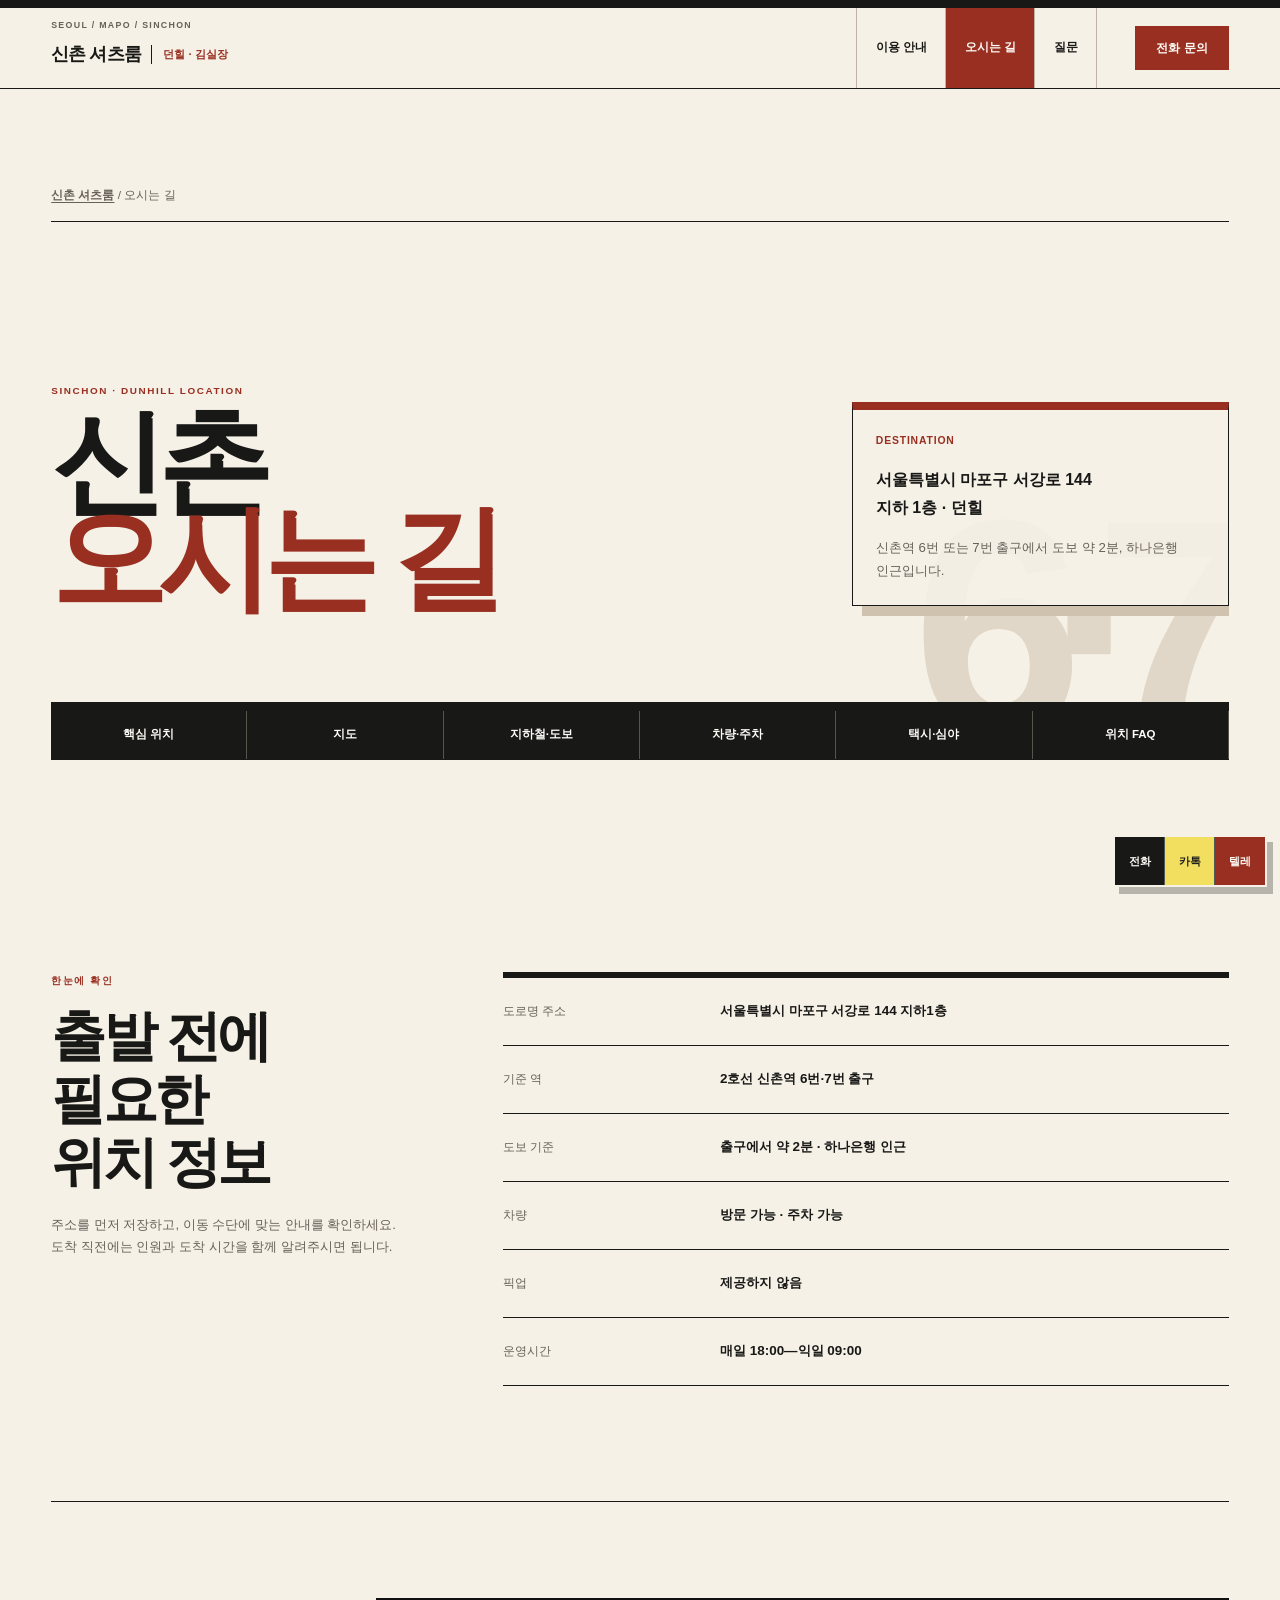
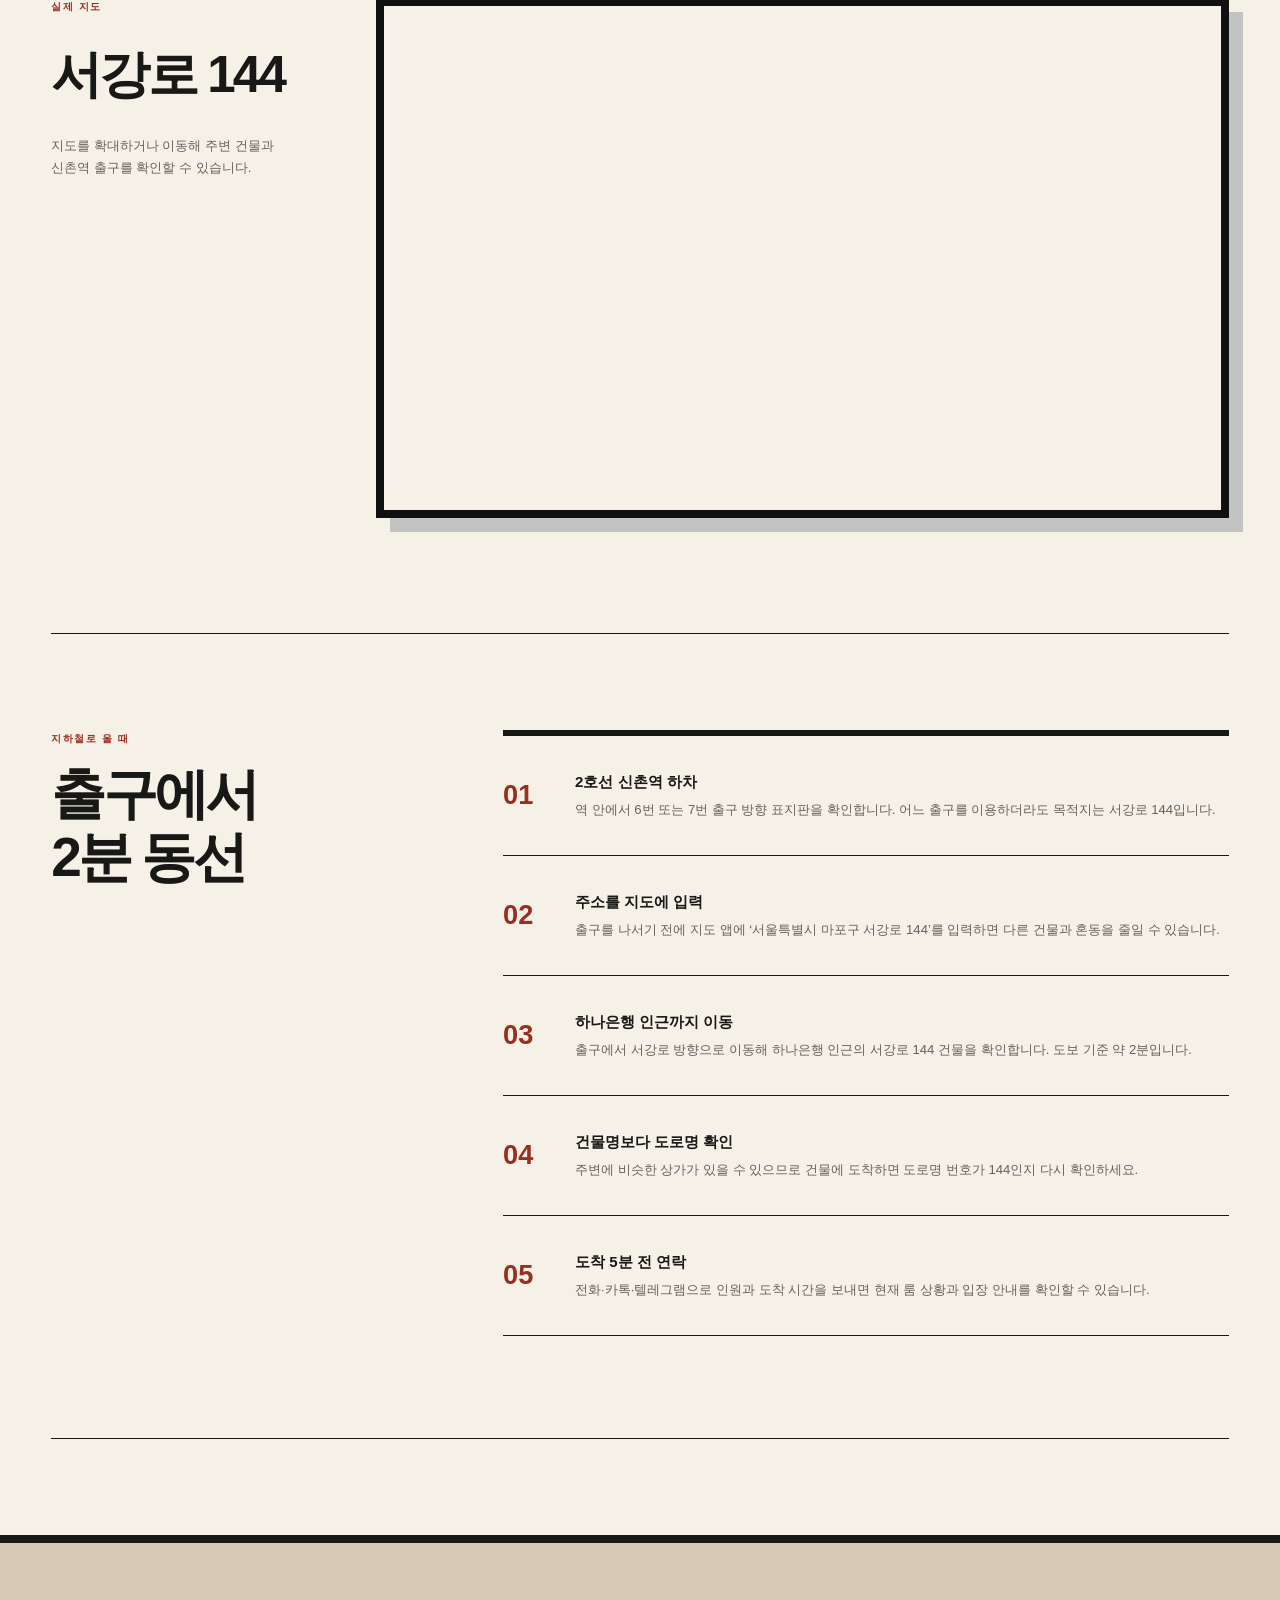
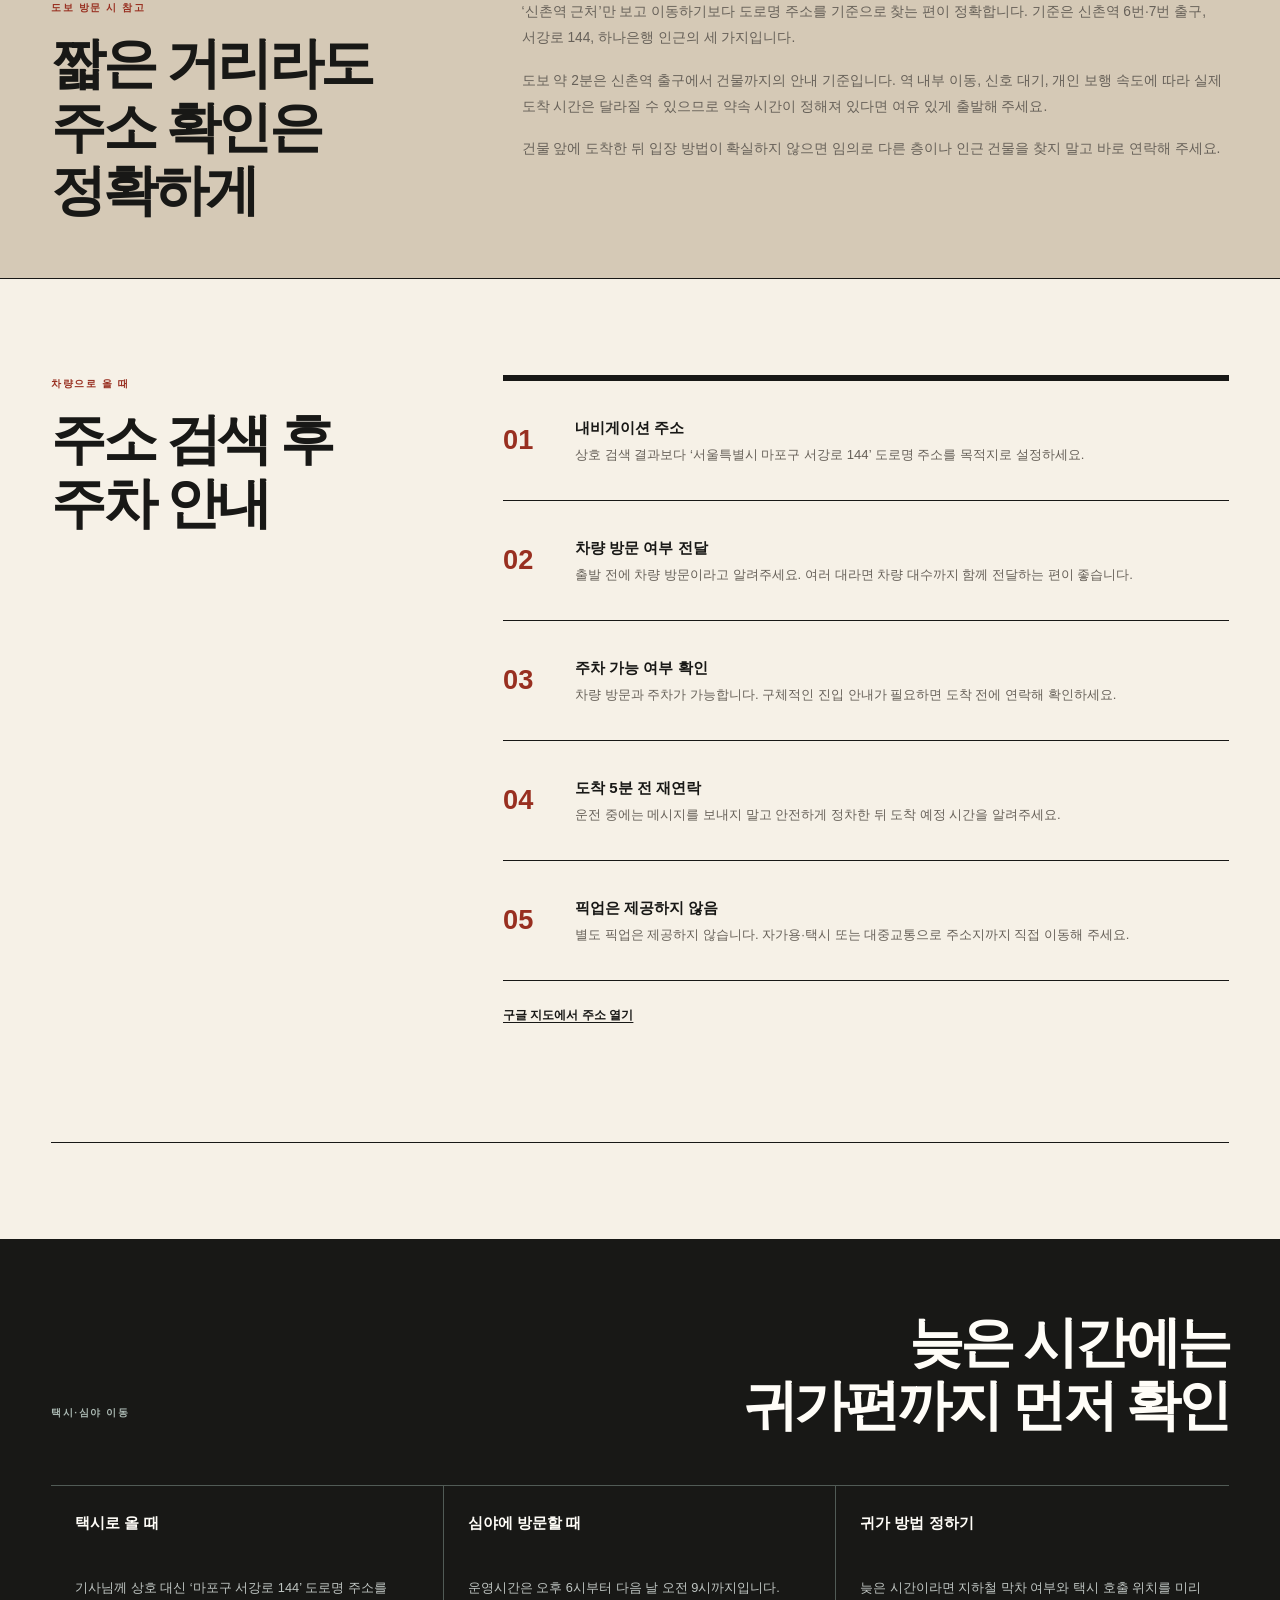
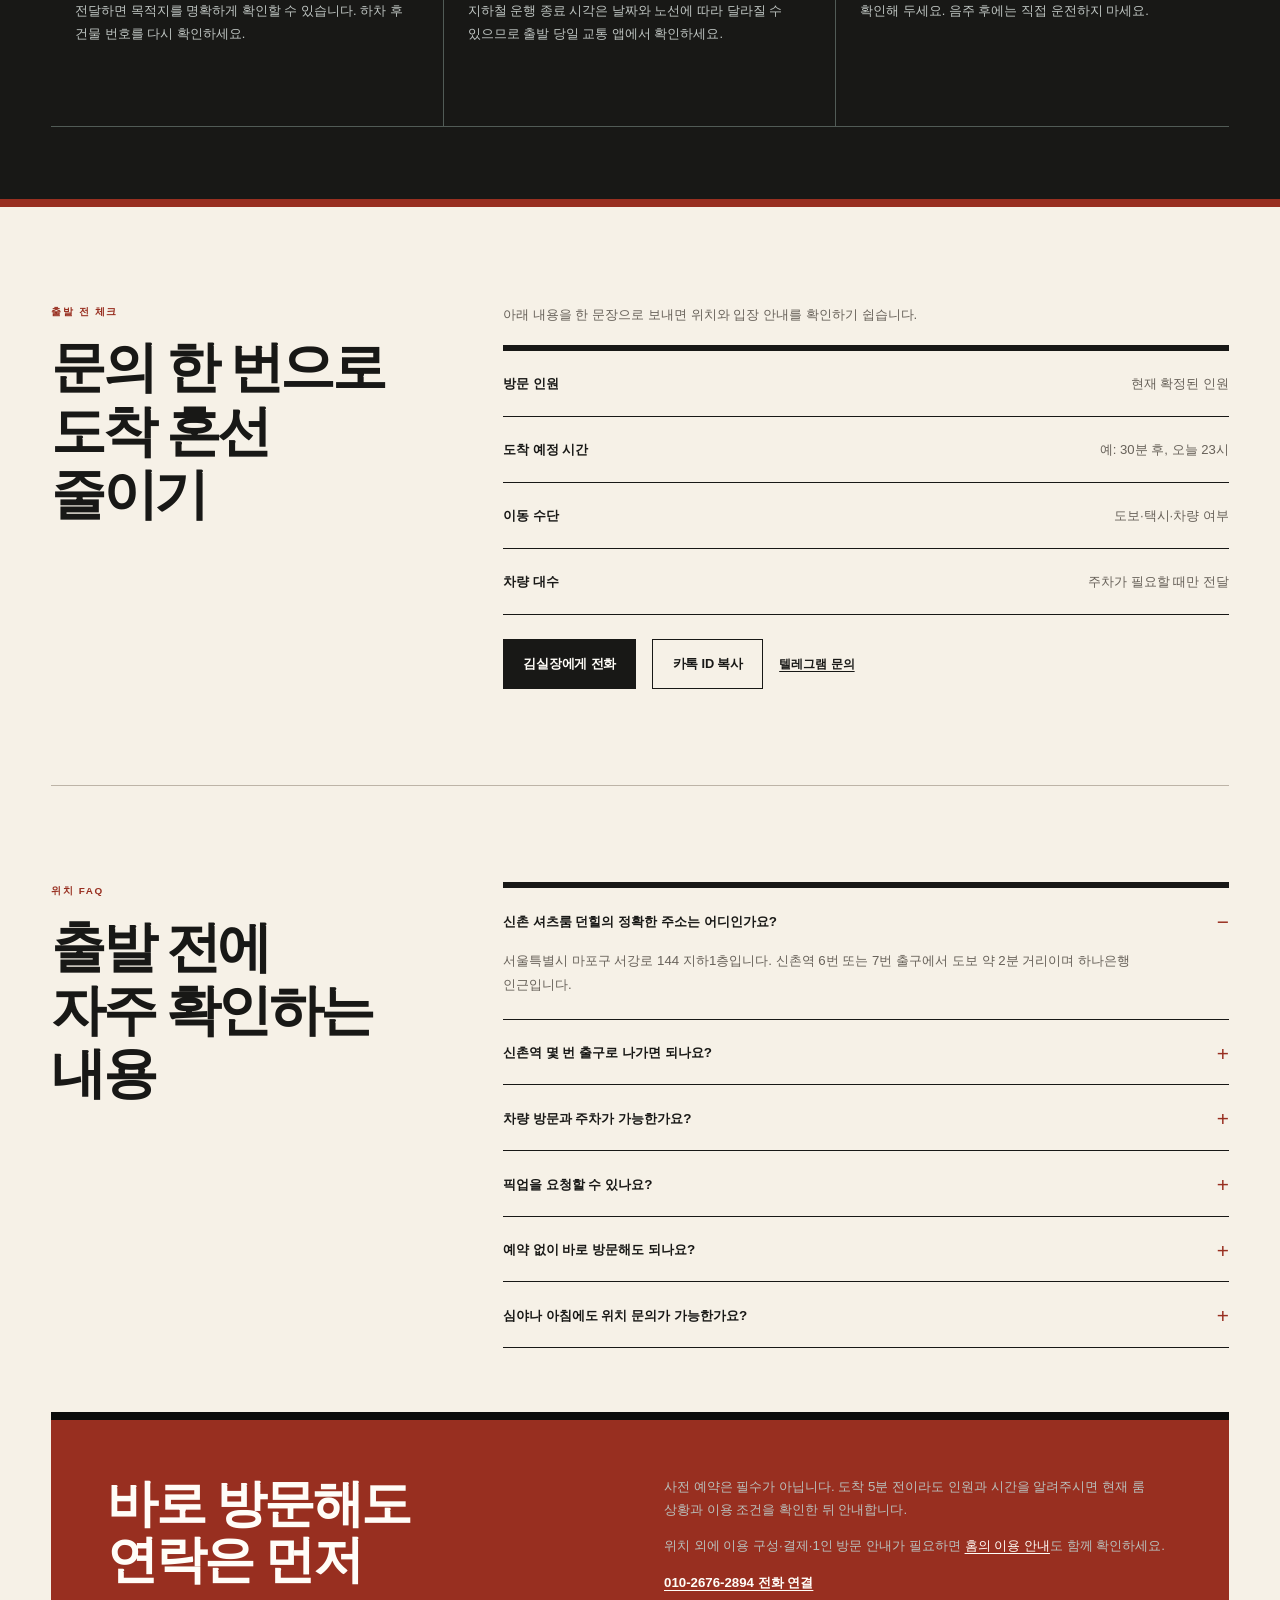
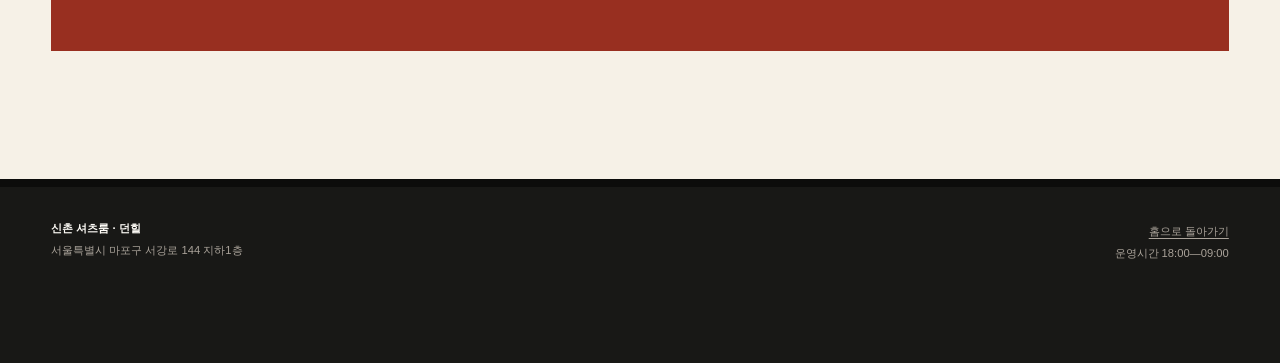
<file: location/index.html>
<!DOCTYPE html>
<html lang="ko">
<head>
  <meta charset="utf-8">
  <meta name="viewport" content="width=device-width, initial-scale=1">
  <title>신촌 셔츠룸 위치 | 신촌역 6·7번 출구 도보 2분</title>
  <meta name="description" content="신촌 셔츠룸 던힐 위치 안내. 서울 마포구 서강로 144 지하1층까지 신촌역 6·7번 출구 도보 동선, 차량·주차, 픽업 여부와 도착 전 연락 방법을 확인하세요.">
  <meta name="robots" content="index,follow,max-image-preview:large">
  <link rel="canonical" href="https://shirt-room.github.io/sinchonshirtroom/location/">
  <meta name="theme-color" content="#f4f3ef">

  <meta property="og:type" content="website">
  <meta property="og:locale" content="ko_KR">
  <meta property="og:site_name" content="신촌 셔츠룸 · 던힐">
  <meta property="og:title" content="신촌 셔츠룸 위치 | 신촌역 도보 2분">
  <meta property="og:description" content="신촌역 6·7번 출구에서 서강로 144 지하1층까지 오는 길을 확인하세요.">
  <meta property="og:url" content="https://shirt-room.github.io/sinchonshirtroom/location/">
  <meta property="og:image" content="https://shirt-room.github.io/sinchonshirtroom/assets/img/og-card.svg">
  <meta property="og:image:alt" content="신촌 셔츠룸 던힐 위치 안내">
  <meta name="twitter:card" content="summary_large_image">

  <link rel="icon" href="../favicon.svg" type="image/svg+xml">
  <link rel="stylesheet" href="../assets/css/site.css">
  <link rel="stylesheet" href="../assets/css/editorial.css">
  <script type="application/ld+json">
  {
    "@context": "https://schema.org",
    "@graph": [
      {
        "@type": "WebPage",
        "@id": "https://shirt-room.github.io/sinchonshirtroom/location/#webpage",
        "url": "https://shirt-room.github.io/sinchonshirtroom/location/",
        "name": "신촌 셔츠룸 위치",
        "description": "신촌역 6·7번 출구에서 던힐까지 오는 길, 차량·주차, 픽업 여부와 도착 전 연락 안내",
        "inLanguage": "ko-KR",
        "isPartOf": {
          "@id": "https://shirt-room.github.io/sinchonshirtroom/#website"
        },
        "about": {
          "@id": "https://shirt-room.github.io/sinchonshirtroom/#business"
        }
      },
      {
        "@type": "BreadcrumbList",
        "itemListElement": [
          {
            "@type": "ListItem",
            "position": 1,
            "name": "신촌 셔츠룸",
            "item": "https://shirt-room.github.io/sinchonshirtroom/"
          },
          {
            "@type": "ListItem",
            "position": 2,
            "name": "오시는 길",
            "item": "https://shirt-room.github.io/sinchonshirtroom/location/"
          }
        ]
      },
      {
        "@type": "FAQPage",
        "mainEntity": [
          {
            "@type": "Question",
            "name": "신촌 셔츠룸 던힐의 정확한 주소는 어디인가요?",
            "acceptedAnswer": {
              "@type": "Answer",
              "text": "서울특별시 마포구 서강로 144 지하1층입니다. 신촌역 6번 또는 7번 출구에서 도보 약 2분 거리이며 하나은행 인근입니다."
            }
          },
          {
            "@type": "Question",
            "name": "신촌역 몇 번 출구로 나가면 되나요?",
            "acceptedAnswer": {
              "@type": "Answer",
              "text": "신촌역 6번 또는 7번 출구를 이용하면 됩니다. 출구에서 서강로 144를 목적지로 확인하고 이동해 주세요."
            }
          },
          {
            "@type": "Question",
            "name": "차량 방문과 주차가 가능한가요?",
            "acceptedAnswer": {
              "@type": "Answer",
              "text": "차량 방문과 주차가 가능합니다. 출발 전에 차량 방문 여부와 차량 대수를 알려주시면 도착 안내를 확인하기 편합니다."
            }
          },
          {
            "@type": "Question",
            "name": "픽업을 요청할 수 있나요?",
            "acceptedAnswer": {
              "@type": "Answer",
              "text": "픽업은 제공하지 않습니다. 지하철·도보·택시 또는 자가용으로 서강로 144까지 이동해 주세요."
            }
          },
          {
            "@type": "Question",
            "name": "예약 없이 바로 방문해도 되나요?",
            "acceptedAnswer": {
              "@type": "Answer",
              "text": "사전 예약은 필수가 아니지만 출발 전이나 도착 5분 전에 인원과 도착 시간을 알려주시면 현재 상황과 입장 안내를 확인할 수 있습니다."
            }
          },
          {
            "@type": "Question",
            "name": "심야나 아침에도 위치 문의가 가능한가요?",
            "acceptedAnswer": {
              "@type": "Answer",
              "text": "운영시간은 매일 오후 6시부터 다음 날 오전 9시까지입니다. 늦은 시간에는 출발 전에 이용 가능 여부와 입장 안내를 먼저 확인해 주세요."
            }
          }
        ]
      }
    ]
  }
  </script>
</head>
<body>
  <a class="skip-link" href="#main">본문 바로가기</a>
  <header class="site-header">
    <a class="wordmark" href="../" aria-label="신촌 셔츠룸 홈">
      <strong>신촌 셔츠룸</strong>
      <span>던힐 · 김실장</span>
    </a>
    <nav class="top-nav" aria-label="주요 메뉴">
      <a href="../#information">이용 안내</a>
      <a href="./" aria-current="page">오시는 길</a>
      <a href="../#faq">질문</a>
    </nav>
    <a class="header-call" href="tel:01026762894">전화&nbsp;문의</a>
  </header>

  <main id="main" class="subpage-main">
    <nav class="breadcrumb" aria-label="현재 위치">
      <a href="../">신촌 셔츠룸</a> <span aria-hidden="true">/</span> 오시는 길
    </nav>

    <section class="subpage-hero" aria-labelledby="location-title">
      <div>
        <p class="frequency">SINCHON · DUNHILL LOCATION</p>
        <h1 id="location-title">신촌<br><em>오시는 길</em></h1>
      </div>
      <div class="subpage-hero-copy">
        <p>DESTINATION</p>
        <address>서울특별시 마포구 서강로 144<br>지하 1층 · 던힐</address>
        <p>신촌역 6번 또는 7번 출구에서 도보 약 2분, 하나은행 인근입니다.</p>
      </div>
    </section>

    <nav class="location-index" aria-label="오시는 길 목차">
      <a href="#quick-facts">핵심 위치</a>
      <a href="#map">지도</a>
      <a href="#subway">지하철·도보</a>
      <a href="#car">차량·주차</a>
      <a href="#late-night">택시·심야</a>
      <a href="#location-faq">위치 FAQ</a>
    </nav>

    <section class="location-facts" id="quick-facts" aria-labelledby="facts-title">
      <div>
        <p class="eyebrow">한눈에 확인</p>
        <h2 id="facts-title">출발 전에 필요한<br>위치 정보</h2>
        <p class="facts-intro">주소를 먼저 저장하고, 이동 수단에 맞는 안내를 확인하세요. 도착 직전에는 인원과 도착 시간을 함께 알려주시면 됩니다.</p>
      </div>
      <dl>
        <div><dt>도로명 주소</dt><dd>서울특별시 마포구 서강로 144 지하1층</dd></div>
        <div><dt>기준 역</dt><dd>2호선 신촌역 6번·7번 출구</dd></div>
        <div><dt>도보 기준</dt><dd>출구에서 약 2분 · 하나은행 인근</dd></div>
        <div><dt>차량</dt><dd>방문 가능 · 주차 가능</dd></div>
        <div><dt>픽업</dt><dd>제공하지 않음</dd></div>
        <div><dt>운영시간</dt><dd>매일 18:00—익일 09:00</dd></div>
      </dl>
    </section>

    <section class="real-map" id="map" aria-labelledby="map-title">
      <div class="real-map-heading">
        <p class="eyebrow">실제 지도</p>
        <h2 id="map-title">서강로 144</h2>
        <p>지도를 확대하거나 이동해 주변 건물과 신촌역 출구를 확인할 수 있습니다.</p>
      </div>
      <iframe
        src="https://www.google.com/maps?q=%EC%84%9C%EC%9A%B8%ED%8A%B9%EB%B3%84%EC%8B%9C+%EB%A7%88%ED%8F%AC%EA%B5%AC+%EC%84%9C%EA%B0%95%EB%A1%9C+144&amp;output=embed&amp;hl=ko&amp;z=17"
        title="신촌 셔츠룸 던힐 위치 지도"
        loading="lazy"
        referrerpolicy="no-referrer-when-downgrade"
        allowfullscreen>
      </iframe>
    </section>

    <section class="direction-list" id="subway" aria-labelledby="walk-title">
      <div>
        <p class="eyebrow">지하철로 올 때</p>
        <h2 id="walk-title">출구에서<br>2분 동선</h2>
      </div>
      <ol class="direction-steps">
        <li>
          <div>
            <h3>2호선 신촌역 하차</h3>
            <p>역 안에서 6번 또는 7번 출구 방향 표지판을 확인합니다. 어느 출구를 이용하더라도 목적지는 서강로 144입니다.</p>
          </div>
        </li>
        <li>
          <div>
            <h3>주소를 지도에 입력</h3>
            <p>출구를 나서기 전에 지도 앱에 ‘서울특별시 마포구 서강로 144’를 입력하면 다른 건물과 혼동을 줄일 수 있습니다.</p>
          </div>
        </li>
        <li>
          <div>
            <h3>하나은행 인근까지 이동</h3>
            <p>출구에서 서강로 방향으로 이동해 하나은행 인근의 서강로 144 건물을 확인합니다. 도보 기준 약 2분입니다.</p>
          </div>
        </li>
        <li>
          <div>
            <h3>건물명보다 도로명 확인</h3>
            <p>주변에 비슷한 상가가 있을 수 있으므로 건물에 도착하면 도로명 번호가 144인지 다시 확인하세요.</p>
          </div>
        </li>
        <li>
          <div>
            <h3>도착 5분 전 연락</h3>
            <p>전화·카톡·텔레그램으로 인원과 도착 시간을 보내면 현재 룸 상황과 입장 안내를 확인할 수 있습니다.</p>
          </div>
        </li>
      </ol>
    </section>

    <section class="arrival-detail" aria-labelledby="arrival-title">
      <div>
        <p class="eyebrow">도보 방문 시 참고</p>
        <h2 id="arrival-title">짧은 거리라도<br>주소 확인은 정확하게</h2>
      </div>
      <div class="prose">
        <p>‘신촌역 근처’만 보고 이동하기보다 도로명 주소를 기준으로 찾는 편이 정확합니다. 기준은 신촌역 6번·7번 출구, 서강로 144, 하나은행 인근의 세 가지입니다.</p>
        <p>도보 약 2분은 신촌역 출구에서 건물까지의 안내 기준입니다. 역 내부 이동, 신호 대기, 개인 보행 속도에 따라 실제 도착 시간은 달라질 수 있으므로 약속 시간이 정해져 있다면 여유 있게 출발해 주세요.</p>
        <p>건물 앞에 도착한 뒤 입장 방법이 확실하지 않으면 임의로 다른 층이나 인근 건물을 찾지 말고 바로 연락해 주세요.</p>
      </div>
    </section>

    <section class="direction-list" id="car" aria-labelledby="car-title">
      <div>
        <p class="eyebrow">차량으로 올 때</p>
        <h2 id="car-title">주소 검색 후<br>주차 안내</h2>
      </div>
      <div>
        <ol class="direction-steps">
          <li>
            <div>
              <h3>내비게이션 주소</h3>
              <p>상호 검색 결과보다 ‘서울특별시 마포구 서강로 144’ 도로명 주소를 목적지로 설정하세요.</p>
            </div>
          </li>
          <li>
            <div>
              <h3>차량 방문 여부 전달</h3>
              <p>출발 전에 차량 방문이라고 알려주세요. 여러 대라면 차량 대수까지 함께 전달하는 편이 좋습니다.</p>
            </div>
          </li>
          <li>
            <div>
              <h3>주차 가능 여부 확인</h3>
              <p>차량 방문과 주차가 가능합니다. 구체적인 진입 안내가 필요하면 도착 전에 연락해 확인하세요.</p>
            </div>
          </li>
          <li>
            <div>
              <h3>도착 5분 전 재연락</h3>
              <p>운전 중에는 메시지를 보내지 말고 안전하게 정차한 뒤 도착 예정 시간을 알려주세요.</p>
            </div>
          </li>
          <li>
            <div>
              <h3>픽업은 제공하지 않음</h3>
              <p>별도 픽업은 제공하지 않습니다. 자가용·택시 또는 대중교통으로 주소지까지 직접 이동해 주세요.</p>
            </div>
          </li>
        </ol>
        <p class="route-actions">
          <a href="https://www.google.com/maps/search/?api=1&amp;query=%EC%84%9C%EC%9A%B8%ED%8A%B9%EB%B3%84%EC%8B%9C+%EB%A7%88%ED%8F%AC%EA%B5%AC+%EC%84%9C%EA%B0%95%EB%A1%9C+144" target="_blank" rel="noopener noreferrer">구글 지도에서 주소 열기</a>
        </p>
      </div>
    </section>

    <section class="transport-note" id="late-night" aria-labelledby="transport-title">
      <div class="transport-heading">
        <p class="eyebrow">택시·심야 이동</p>
        <h2 id="transport-title">늦은 시간에는<br>귀가편까지 먼저 확인</h2>
      </div>
      <div class="transport-columns">
        <article>
          <h3>택시로 올 때</h3>
          <p>기사님께 상호 대신 ‘마포구 서강로 144’ 도로명 주소를 전달하면 목적지를 명확하게 확인할 수 있습니다. 하차 후 건물 번호를 다시 확인하세요.</p>
        </article>
        <article>
          <h3>심야에 방문할 때</h3>
          <p>운영시간은 오후 6시부터 다음 날 오전 9시까지입니다. 지하철 운행 종료 시각은 날짜와 노선에 따라 달라질 수 있으므로 출발 당일 교통 앱에서 확인하세요.</p>
        </article>
        <article>
          <h3>귀가 방법 정하기</h3>
          <p>늦은 시간이라면 지하철 막차 여부와 택시 호출 위치를 미리 확인해 두세요. 음주 후에는 직접 운전하지 마세요.</p>
        </article>
      </div>
    </section>

    <section class="arrival-checklist" aria-labelledby="checklist-title">
      <div>
        <p class="eyebrow">출발 전 체크</p>
        <h2 id="checklist-title">문의 한 번으로<br>도착 혼선 줄이기</h2>
      </div>
      <div>
        <p>아래 내용을 한 문장으로 보내면 위치와 입장 안내를 확인하기 쉽습니다.</p>
        <ul>
          <li><strong>방문 인원</strong><span>현재 확정된 인원</span></li>
          <li><strong>도착 예정 시간</strong><span>예: 30분 후, 오늘 23시</span></li>
          <li><strong>이동 수단</strong><span>도보·택시·차량 여부</span></li>
          <li><strong>차량 대수</strong><span>주차가 필요할 때만 전달</span></li>
        </ul>
        <div class="checklist-actions">
          <a class="button button-primary" href="tel:01026762894">김실장에게&nbsp;전화</a>
          <button class="button button-secondary" type="button" data-copy="Ah88261" data-copy-label="카카오톡 ID Ah88261 복사">카톡 ID 복사</button>
          <a class="text-link" href="https://t.me/wnsrb001" target="_blank" rel="noopener noreferrer">텔레그램 문의</a>
        </div>
      </div>
    </section>

    <section class="location-faq" id="location-faq" aria-labelledby="location-faq-title">
      <div>
        <p class="eyebrow">위치 FAQ</p>
        <h2 id="location-faq-title">출발 전에<br>자주 확인하는 내용</h2>
      </div>
      <div class="faq-list">
        <details open>
          <summary>신촌 셔츠룸 던힐의 정확한 주소는 어디인가요?</summary>
          <p>서울특별시 마포구 서강로 144 지하1층입니다. 신촌역 6번 또는 7번 출구에서 도보 약 2분 거리이며 하나은행 인근입니다.</p>
        </details>
        <details>
          <summary>신촌역 몇 번 출구로 나가면 되나요?</summary>
          <p>신촌역 6번 또는 7번 출구를 이용하면 됩니다. 출구에서 서강로 144를 목적지로 확인하고 이동해 주세요.</p>
        </details>
        <details>
          <summary>차량 방문과 주차가 가능한가요?</summary>
          <p>차량 방문과 주차가 가능합니다. 출발 전에 차량 방문 여부와 차량 대수를 알려주시면 도착 안내를 확인하기 편합니다.</p>
        </details>
        <details>
          <summary>픽업을 요청할 수 있나요?</summary>
          <p>픽업은 제공하지 않습니다. 지하철·도보·택시 또는 자가용으로 서강로 144까지 이동해 주세요.</p>
        </details>
        <details>
          <summary>예약 없이 바로 방문해도 되나요?</summary>
          <p>사전 예약은 필수가 아니지만 출발 전이나 도착 5분 전에 인원과 도착 시간을 알려주시면 현재 상황과 입장 안내를 확인할 수 있습니다.</p>
        </details>
        <details>
          <summary>심야나 아침에도 위치 문의가 가능한가요?</summary>
          <p>운영시간은 매일 오후 6시부터 다음 날 오전 9시까지입니다. 늦은 시간에는 출발 전에 이용 가능 여부와 입장 안내를 먼저 확인해 주세요.</p>
        </details>
      </div>
    </section>

    <section class="location-note" aria-labelledby="before-title">
      <h2 id="before-title">바로 방문해도<br>연락은 먼저</h2>
      <div>
        <p>사전 예약은 필수가 아닙니다. 도착 5분 전이라도 인원과 시간을 알려주시면 현재 룸 상황과 이용 조건을 확인한 뒤 안내합니다.</p>
        <p>위치 외에 이용 구성·결제·1인 방문 안내가 필요하면 <a href="../#information">홈의 이용 안내</a>도 함께 확인하세요.</p>
        <p class="route-actions"><a href="tel:01026762894">010&#8209;2676&#8209;2894&nbsp;전화&nbsp;연결</a></p>
      </div>
    </section>
  </main>

  <footer class="site-footer">
    <div>
      <strong>신촌 셔츠룸 · 던힐</strong>
      <p>서울특별시 마포구 서강로 144 지하1층</p>
    </div>
    <div>
      <p><a href="../">홈으로 돌아가기</a></p>
      <p>운영시간 18:00—09:00</p>
    </div>
  </footer>

  <nav class="floating-contact" aria-label="빠른 연락">
    <a class="quick-phone" href="tel:01026762894" aria-label="신촌 셔츠룸 전화 연결">전화</a>
    <button class="quick-kakao" type="button" data-copy="Ah88261" data-copy-label="카톡" aria-label="카카오톡 ID Ah88261 복사">카톡</button>
    <a class="quick-telegram" href="https://t.me/wnsrb001" target="_blank" rel="noopener noreferrer" aria-label="텔레그램 연결">텔레</a>
  </nav>
  <div class="copy-toast" role="status" aria-live="polite" data-toast></div>
  <script src="../assets/js/site.js" defer></script>
</body>
</html>
</file>
<file: assets/css/site.css>
:root {
  --bg: #f4f3ef;
  --paper: #fbfaf7;
  --ink: #202422;
  --muted: #656b67;
  --line: #d8d9d4;
  --soft: #e7e9e4;
  --accent: #40574e;
  --accent-light: #d9e0dc;
  --dark: #202724;
  --white: #fff;
  --max: 1240px;
  --side: clamp(1.25rem, 4vw, 4rem);
  --sans: "Pretendard Variable", Pretendard, "Noto Sans KR", "Malgun Gothic", Arial, sans-serif;
}

* {
  box-sizing: border-box;
}

html {
  scroll-behavior: smooth;
}

body {
  margin: 0;
  color: var(--ink);
  background: var(--bg);
  font-family: var(--sans);
  line-height: 1.65;
  word-break: keep-all;
  overflow-wrap: break-word;
  -webkit-font-smoothing: antialiased;
}

a {
  color: inherit;
  text-decoration-thickness: 1px;
  text-underline-offset: 0.25em;
}

button,
input {
  font: inherit;
}

button {
  color: inherit;
}

address {
  font-style: normal;
}

.skip-link {
  position: fixed;
  z-index: 100;
  top: 0.75rem;
  left: 0.75rem;
  padding: 0.7rem 1rem;
  color: var(--white);
  background: var(--dark);
  transform: translateY(-150%);
}

.skip-link:focus {
  transform: translateY(0);
}

:focus-visible {
  outline: 3px solid #8fa99e;
  outline-offset: 3px;
}

.site-header {
  width: min(100%, var(--max));
  min-height: 76px;
  margin: 0 auto;
  padding: 0 var(--side);
  display: grid;
  grid-template-columns: 1fr auto 1fr;
  align-items: center;
  gap: 2rem;
  background: var(--paper);
  border-bottom: 1px solid var(--line);
}

.wordmark {
  width: max-content;
  display: flex;
  align-items: baseline;
  gap: 0.65rem;
  text-decoration: none;
}

.wordmark strong {
  font-size: 0.94rem;
  letter-spacing: -0.035em;
}

.wordmark span {
  color: var(--muted);
  font-size: 0.7rem;
}

.top-nav {
  display: flex;
  gap: 2rem;
  font-size: 0.78rem;
  font-weight: 700;
}

.top-nav a {
  text-decoration: none;
}

.top-nav a:hover,
.top-nav a[aria-current="page"] {
  color: var(--accent);
}

.header-call {
  justify-self: end;
  min-height: 40px;
  padding: 0 1rem;
  display: inline-flex;
  align-items: center;
  color: var(--white);
  background: var(--dark);
  font-size: 0.76rem;
  font-weight: 700;
  text-decoration: none;
}

.hero {
  width: min(100%, var(--max));
  margin: 0 auto;
  padding: clamp(4.5rem, 9vw, 7.5rem) var(--side);
  display: grid;
  grid-template-columns: minmax(0, 1.35fr) minmax(300px, 0.65fr);
  gap: clamp(3rem, 8vw, 7rem);
  align-items: center;
  background: var(--paper);
}

.kicker {
  margin: 0 0 2.5rem;
  color: var(--accent);
  font-size: 0.72rem;
  font-weight: 800;
  letter-spacing: 0.08em;
}

.operator {
  margin: 0 0 0.8rem;
  color: var(--muted);
  font-size: 0.9rem;
}

.operator span {
  margin-left: 0.45rem;
  color: var(--ink);
  font-weight: 700;
}

.hero h1 {
  margin: 0;
  font-size: clamp(3.8rem, 8vw, 7.2rem);
  font-weight: 750;
  line-height: 0.98;
  letter-spacing: -0.085em;
}

.hero-lead {
  max-width: 620px;
  margin: 2rem 0 0;
  color: var(--muted);
  font-size: clamp(0.98rem, 1.4vw, 1.08rem);
  line-height: 1.85;
}

.hero-actions {
  margin-top: 2rem;
  display: flex;
  flex-wrap: wrap;
  align-items: center;
  gap: 0.65rem 1rem;
}

.button {
  min-height: 50px;
  padding: 0.8rem 1.2rem;
  display: inline-flex;
  align-items: center;
  justify-content: center;
  border: 1px solid var(--ink);
  border-radius: 0;
  font-size: 0.8rem;
  font-weight: 750;
  text-decoration: none;
  cursor: pointer;
}

.button-primary {
  color: var(--white);
  background: var(--dark);
}

.button-secondary {
  background: transparent;
}

.button:hover {
  color: var(--white);
  background: var(--accent);
  border-color: var(--accent);
}

.text-link {
  font-size: 0.78rem;
  font-weight: 700;
}

.hero-summary {
  background: var(--bg);
  border-top: 3px solid var(--accent);
}

.hero-summary h2 {
  margin: 0;
  padding: 1.2rem 1.25rem;
  font-size: 0.78rem;
  border-bottom: 1px solid var(--line);
}

.hero-summary dl {
  margin: 0;
}

.hero-summary dl div {
  padding: 0.9rem 1.25rem;
  display: grid;
  grid-template-columns: 4rem 1fr;
  gap: 1rem;
  border-bottom: 1px solid var(--line);
}

.hero-summary dt {
  color: var(--muted);
  font-size: 0.72rem;
}

.hero-summary dd {
  margin: 0;
  font-size: 0.84rem;
  font-weight: 700;
}

.hero-summary > p {
  margin: 0;
  padding: 1rem 1.25rem;
  color: var(--accent);
  font-size: 0.75rem;
  font-weight: 700;
}

.contact-ribbon {
  width: min(100%, var(--max));
  margin: 0 auto;
  padding: 0 var(--side);
  min-height: 68px;
  display: grid;
  grid-template-columns: 1fr auto auto;
  align-items: center;
  gap: 2rem;
  color: var(--white);
  background: var(--accent);
}

.contact-ribbon p {
  margin: 0;
  font-size: 0.8rem;
  font-weight: 700;
}

.contact-ribbon a,
.contact-ribbon button {
  color: var(--white);
  background: transparent;
  border: 0;
  font-size: 0.78rem;
  font-weight: 750;
  cursor: pointer;
  display: inline-flex;
  align-items: center;
  justify-content: center;
  line-height: 1.2;
}

.section-shell {
  width: min(100%, var(--max));
  margin: 0 auto;
  padding: clamp(5rem, 9vw, 8rem) var(--side);
  border-bottom: 1px solid var(--line);
}

.section-heading > p {
  margin: 0 0 1rem;
  color: var(--accent);
  font-size: 0.7rem;
  font-weight: 800;
  letter-spacing: 0.08em;
}

.section-heading h2 {
  margin: 0;
  font-size: clamp(2.2rem, 4.5vw, 4rem);
  font-weight: 700;
  line-height: 1.15;
  letter-spacing: -0.065em;
}

.section-heading > span {
  margin-top: 1.1rem;
  display: block;
  color: var(--muted);
  font-size: 0.86rem;
}

.information {
  display: grid;
  grid-template-columns: 0.72fr 1.28fr;
  gap: clamp(3rem, 8vw, 8rem);
  background: var(--bg);
}

.information-list {
  margin: 0;
  border-top: 2px solid var(--ink);
}

.information-list > div {
  min-height: 76px;
  display: grid;
  grid-template-columns: 0.6fr 1.4fr;
  align-items: center;
  gap: 1.5rem;
  border-bottom: 1px solid var(--line);
}

.information-list dt {
  color: var(--muted);
  font-size: 0.78rem;
}

.information-list dd {
  margin: 0;
  display: flex;
  justify-content: space-between;
  gap: 1.5rem;
  font-size: 0.82rem;
}

.information-list dd strong {
  font-size: 0.88rem;
}

.information-list dd span {
  color: var(--muted);
  text-align: right;
}

.information-note {
  grid-column: 2;
  margin: -0.5rem 0 0;
  padding-left: 1rem;
  color: var(--muted);
  border-left: 2px solid var(--accent);
  font-size: 0.8rem;
}

.visit-guide {
  display: grid;
  grid-template-columns: 0.72fr 1.28fr;
  gap: clamp(3rem, 8vw, 8rem);
  background: var(--paper);
}

.visit-guide-list {
  border-top: 2px solid var(--ink);
}

.visit-guide-list article {
  min-height: 138px;
  padding: 1.5rem 0;
  display: grid;
  grid-template-columns: 3.8rem 1fr;
  gap: 1.2rem;
  align-items: start;
  border-bottom: 1px solid var(--line);
}

.visit-guide-list article > p {
  margin: 0;
  color: var(--accent);
  font-size: 1rem;
  font-weight: 800;
}

.visit-guide-list h3 {
  margin: 0 0 0.45rem;
  font-size: 1rem;
}

.visit-guide-list div p {
  margin: 0;
  color: var(--muted);
  font-size: 0.84rem;
  line-height: 1.75;
}

.process {
  display: grid;
  grid-template-columns: 0.72fr 1.28fr;
  gap: clamp(3rem, 8vw, 8rem);
  background: var(--paper);
}

.process-list {
  margin: 0;
  padding: 0;
  list-style: none;
  border-top: 2px solid var(--ink);
}

.process-list li {
  min-height: 116px;
  padding: 1.4rem 0;
  display: grid;
  grid-template-columns: 4rem 1fr;
  align-items: center;
  gap: 1.2rem;
  border-bottom: 1px solid var(--line);
}

.process-list li > span {
  color: var(--accent);
  font-size: 1.15rem;
  font-weight: 800;
}

.process-list h3 {
  margin: 0 0 0.25rem;
  font-size: 0.98rem;
}

.process-list p {
  margin: 0;
  color: var(--muted);
  font-size: 0.84rem;
}

.time-guide {
  color: var(--white);
  background: var(--dark);
}

.time-guide .section-heading {
  margin-bottom: 3rem;
  display: flex;
  justify-content: space-between;
  align-items: end;
  gap: 2rem;
}

.time-guide .section-heading > p {
  color: #aab8b2;
}

.time-guide .section-heading h2 {
  max-width: 680px;
  text-align: right;
}

.time-table {
  display: grid;
  grid-template-columns: repeat(3, 1fr);
  border-top: 1px solid #515b56;
  border-bottom: 1px solid #515b56;
}

.time-table article {
  min-height: 240px;
  padding: 1.5rem;
  display: flex;
  flex-direction: column;
  border-right: 1px solid #515b56;
}

.time-table article:last-child {
  border-right: 0;
}

.time-table time {
  margin-bottom: auto;
  color: #aab8b2;
  font-size: 0.72rem;
  font-weight: 700;
}

.time-table h3 {
  margin: 2rem 0 0.5rem;
  font-size: 1rem;
}

.time-table p {
  margin: 0;
  color: #bfc5c2;
  font-size: 0.8rem;
  line-height: 1.75;
}

.location {
  display: grid;
  grid-template-columns: 1fr 0.85fr;
  gap: clamp(3rem, 8vw, 8rem);
  background: var(--bg);
}

.location-copy address {
  margin: 2rem 0 0.8rem;
  font-size: 1rem;
  font-weight: 750;
  line-height: 1.75;
}

.location-copy > p {
  max-width: 620px;
  margin: 0;
  color: var(--muted);
  font-size: 0.86rem;
}

.location-actions {
  margin-top: 2rem;
  display: flex;
  align-items: center;
  flex-wrap: wrap;
  gap: 1.2rem;
}

.map-panel {
  align-self: center;
  background: var(--paper);
  border: 1px solid var(--line);
}

.map-panel iframe {
  width: 100%;
  height: 360px;
  display: block;
  border: 0;
}

.map-panel p {
  margin: 0;
  padding: 1rem 1.15rem;
  display: flex;
  justify-content: space-between;
  gap: 1rem;
  font-size: 0.78rem;
}

.map-panel p span {
  color: var(--muted);
  text-align: right;
}

.terms {
  display: grid;
  grid-template-columns: 0.72fr 1.28fr;
  gap: clamp(3rem, 8vw, 8rem);
  background: var(--paper);
}

.terms-list {
  margin: 0;
  border-top: 2px solid var(--ink);
}

.terms-list > div {
  padding: 1.35rem 0;
  display: grid;
  grid-template-columns: 0.55fr 1.45fr;
  gap: 1.5rem;
  border-bottom: 1px solid var(--line);
}

.terms-list dt {
  color: var(--accent);
  font-size: 0.85rem;
  font-weight: 800;
}

.terms-list dd {
  margin: 0;
  color: var(--muted);
  font-size: 0.83rem;
  line-height: 1.75;
}

.preparation {
  display: grid;
  grid-template-columns: 0.72fr 1.28fr;
  gap: clamp(3rem, 8vw, 8rem);
  background: var(--bg);
}

.preparation-content {
  display: grid;
  grid-template-columns: 1.35fr 0.65fr;
  gap: clamp(2rem, 5vw, 4rem);
  align-items: start;
}

.preparation-content ol {
  margin: 0;
  padding: 0;
  list-style: none;
  counter-reset: preparation;
  border-top: 2px solid var(--ink);
}

.preparation-content li {
  padding: 1.2rem 0 1.2rem 3.5rem;
  position: relative;
  border-bottom: 1px solid var(--line);
  counter-increment: preparation;
}

.preparation-content li::before {
  content: "0" counter(preparation);
  position: absolute;
  top: 1.2rem;
  left: 0;
  color: var(--accent);
  font-size: 0.85rem;
  font-weight: 800;
}

.preparation-content li strong {
  font-size: 0.88rem;
}

.preparation-content li p {
  margin: 0.4rem 0 0;
  color: var(--muted);
  font-size: 0.8rem;
  line-height: 1.75;
}

.preparation-content aside {
  padding: 1.4rem;
  color: var(--white);
  background: var(--accent);
}

.preparation-content aside p {
  margin: 0 0 1.5rem;
  color: #cbd7d1;
  font-size: 0.68rem;
  font-weight: 800;
  letter-spacing: 0.08em;
}

.preparation-content aside strong {
  display: block;
  font-size: 1rem;
  line-height: 1.65;
}

.preparation-content aside span {
  margin-top: 0.8rem;
  display: block;
  color: #d9e3de;
  font-size: 0.75rem;
}

.preparation-content aside a {
  margin-top: 2rem;
  display: inline-block;
  color: var(--white);
  font-size: 0.75rem;
  font-weight: 750;
}

.message-guide {
  display: grid;
  grid-template-columns: 0.72fr 1.28fr;
  gap: clamp(3rem, 8vw, 8rem);
  background: var(--accent-light);
}

.message-list {
  border-top: 2px solid var(--ink);
}

.message-list article {
  min-height: 98px;
  padding: 1rem 0;
  display: grid;
  grid-template-columns: 1fr auto;
  align-items: center;
  gap: 1.5rem;
  border-bottom: 1px solid #bfc9c3;
}

.message-list span {
  color: var(--accent);
  font-size: 0.68rem;
  font-weight: 800;
}

.message-list p {
  margin: 0.25rem 0 0;
  font-size: 0.88rem;
  font-weight: 700;
}

.message-list button {
  min-height: 40px;
  padding: 0.6rem 0.85rem;
  background: transparent;
  border: 1px solid var(--accent);
  font-size: 0.72rem;
  font-weight: 750;
  cursor: pointer;
}

.message-list button:hover {
  color: var(--white);
  background: var(--accent);
}

.faq {
  display: grid;
  grid-template-columns: 0.72fr 1.28fr;
  gap: clamp(3rem, 8vw, 8rem);
  background: var(--paper);
}

.faq-list {
  border-top: 2px solid var(--ink);
}

.faq-list details {
  border-bottom: 1px solid var(--line);
}

.faq-list summary {
  padding: 1.25rem 2.5rem 1.25rem 0;
  position: relative;
  list-style: none;
  font-size: 0.88rem;
  font-weight: 750;
  cursor: pointer;
}

.faq-list summary::-webkit-details-marker {
  display: none;
}

.faq-list summary::after {
  content: "+";
  position: absolute;
  top: 1rem;
  right: 0;
  color: var(--accent);
  font-size: 1.3rem;
  font-weight: 400;
}

.faq-list details[open] summary::after {
  content: "−";
}

.faq-list details p {
  margin: -0.25rem 2.5rem 1.35rem 0;
  color: var(--muted);
  font-size: 0.83rem;
}

.closing {
  width: min(100%, var(--max));
  margin: 0 auto;
  padding: clamp(4rem, 8vw, 6rem) var(--side);
  color: var(--white);
  background: var(--dark);
}

.closing > div:first-child {
  display: flex;
  justify-content: space-between;
  align-items: end;
  gap: 2rem;
}

.closing > div:first-child p {
  margin: 0;
  color: #aab8b2;
  font-size: 0.72rem;
}

.closing h2 {
  max-width: 670px;
  margin: 0;
  font-size: clamp(2rem, 4vw, 3.7rem);
  font-weight: 650;
  line-height: 1.15;
  letter-spacing: -0.055em;
  text-align: right;
}

.closing-links {
  margin-top: 3rem;
  display: grid;
  grid-template-columns: repeat(3, 1fr);
  border-top: 1px solid #515b56;
  border-bottom: 1px solid #515b56;
}

.closing-links a,
.closing-links button {
  min-height: 94px;
  padding: 1rem;
  display: flex;
  flex-direction: column;
  align-items: center;
  justify-content: center;
  gap: 0.4rem;
  color: var(--white);
  background: transparent;
  border: 0;
  border-right: 1px solid #515b56;
  text-decoration: none;
  cursor: pointer;
}

.closing-links > :last-child {
  border-right: 0;
}

.closing-links a:hover,
.closing-links button:hover {
  background: var(--accent);
}

.closing-links span {
  color: #aab8b2;
  font-size: 0.65rem;
}

.closing-links strong {
  font-size: 0.88rem;
}

.site-footer {
  width: min(100%, var(--max));
  margin: 0 auto;
  padding: 2rem var(--side) 6.2rem;
  display: flex;
  justify-content: space-between;
  gap: 2rem;
  color: #a7aca9;
  background: #1b211e;
  font-size: 0.7rem;
}

.site-footer strong {
  color: var(--white);
}

.site-footer p {
  margin: 0.2rem 0 0;
}

.site-footer > div:last-child {
  text-align: right;
}

.floating-contact {
  position: fixed;
  z-index: 50;
  right: max(0.8rem, env(safe-area-inset-right));
  bottom: max(0.8rem, env(safe-area-inset-bottom));
  display: flex;
  box-shadow: 0 8px 28px rgba(20, 26, 23, 0.17);
}

.floating-contact a,
.floating-contact button {
  width: 50px;
  height: 48px;
  display: grid;
  place-items: center;
  color: var(--white);
  background: var(--dark);
  border: 0;
  border-right: 1px solid #515b56;
  font-size: 0.67rem;
  font-weight: 750;
  text-decoration: none;
  cursor: pointer;
}

.floating-contact > :last-child {
  border-right: 0;
}

.floating-contact .quick-kakao {
  color: #1f211e;
  background: #f3df5f;
}

.floating-contact .quick-telegram {
  background: var(--accent);
}

.copy-toast {
  max-width: calc(100vw - 2rem);
  padding: 0.75rem 1rem;
  position: fixed;
  z-index: 100;
  left: 50%;
  bottom: 1.2rem;
  color: var(--white);
  background: var(--dark);
  font-size: 0.76rem;
  font-weight: 700;
  opacity: 0;
  pointer-events: none;
  transform: translate(-50%, 140%);
  transition: opacity 180ms ease, transform 180ms ease;
}

.copy-toast.is-visible {
  opacity: 1;
  transform: translate(-50%, 0);
}

/* Location page */
.subpage-main {
  width: min(100%, var(--max));
  margin: 0 auto;
  padding: clamp(3.5rem, 8vw, 6rem) var(--side) clamp(6rem, 10vw, 8rem);
  background: var(--paper);
}

.breadcrumb {
  margin: 0 0 3rem;
  color: var(--muted);
  font-size: 0.74rem;
}

.breadcrumb a {
  font-weight: 700;
}

.frequency,
.eyebrow {
  margin: 0 0 1rem;
  color: var(--accent);
  font-size: 0.68rem;
  font-weight: 800;
  letter-spacing: 0.08em;
}

.subpage-hero {
  padding-bottom: clamp(4rem, 8vw, 6rem);
  display: grid;
  grid-template-columns: 1fr 0.75fr;
  gap: clamp(3rem, 8vw, 7rem);
  align-items: end;
  border-bottom: 1px solid var(--line);
}

.subpage-hero h1 {
  margin: 0;
  font-size: clamp(3.6rem, 7vw, 6.5rem);
  font-weight: 750;
  line-height: 0.98;
  letter-spacing: -0.08em;
}

.subpage-hero h1 em {
  color: var(--accent);
  font-style: normal;
}

.subpage-hero-copy {
  padding: 1.4rem;
  background: var(--bg);
  border-top: 3px solid var(--accent);
}

.subpage-hero-copy p {
  margin: 0;
  color: var(--muted);
  font-size: 0.83rem;
}

.subpage-hero-copy > p:first-child {
  color: var(--accent);
  font-size: 0.65rem;
  font-weight: 800;
  letter-spacing: 0.08em;
}

.subpage-hero-copy address {
  margin: 1rem 0;
  font-size: 1rem;
  font-weight: 750;
}

.location-index {
  margin-top: 1.5rem;
  display: flex;
  flex-wrap: wrap;
  border-top: 1px solid var(--line);
  border-bottom: 1px solid var(--line);
}

.location-index a {
  min-height: 48px;
  padding: 0.7rem 1rem;
  display: inline-flex;
  align-items: center;
  color: var(--muted);
  border-right: 1px solid var(--line);
  font-size: 0.72rem;
  font-weight: 750;
  text-decoration: none;
}

.location-index a:hover {
  color: var(--white);
  background: var(--accent);
}

.location-facts {
  margin-top: clamp(4rem, 8vw, 6rem);
  display: grid;
  grid-template-columns: 0.65fr 1.35fr;
  gap: clamp(3rem, 8vw, 7rem);
}

.location-facts h2,
.arrival-detail h2,
.transport-note h2,
.arrival-checklist h2,
.location-faq h2 {
  margin: 0;
  font-size: clamp(2.2rem, 4.3vw, 3.8rem);
  font-weight: 700;
  line-height: 1.15;
  letter-spacing: -0.065em;
}

.facts-intro {
  max-width: 30rem;
  margin: 1.2rem 0 0;
  color: var(--muted);
  font-size: 0.82rem;
}

.location-facts dl {
  margin: 0;
  border-top: 2px solid var(--ink);
}

.location-facts dl div {
  min-height: 68px;
  padding: 0.9rem 0;
  display: grid;
  grid-template-columns: 0.55fr 1.45fr;
  align-items: center;
  gap: 1.5rem;
  border-bottom: 1px solid var(--line);
}

.location-facts dt {
  color: var(--muted);
  font-size: 0.76rem;
}

.location-facts dd {
  margin: 0;
  font-size: 0.84rem;
  font-weight: 750;
}

.real-map {
  margin-top: clamp(4rem, 8vw, 6rem);
  display: grid;
  grid-template-columns: 0.45fr 1.55fr;
  gap: clamp(2rem, 6vw, 5rem);
  align-items: start;
}

.real-map-heading h2 {
  margin: 0;
  font-size: clamp(2rem, 4vw, 3.4rem);
  letter-spacing: -0.055em;
}

.real-map-heading > p:last-child {
  margin: 1rem 0 0;
  color: var(--muted);
  font-size: 0.82rem;
}

.real-map iframe {
  width: 100%;
  height: 440px;
  display: block;
  border: 1px solid var(--line);
}

.direction-list {
  margin-top: clamp(4rem, 8vw, 6rem);
  display: grid;
  grid-template-columns: 0.65fr 1.35fr;
  gap: clamp(3rem, 8vw, 7rem);
}

.direction-list h2 {
  margin: 0;
  font-size: clamp(2.2rem, 4.3vw, 3.8rem);
  font-weight: 700;
  line-height: 1.15;
  letter-spacing: -0.065em;
}

.direction-steps {
  margin: 0;
  padding: 0;
  list-style: none;
  counter-reset: route;
  border-top: 2px solid var(--ink);
}

.direction-steps li {
  min-height: 104px;
  padding: 1.3rem 0;
  display: grid;
  grid-template-columns: 3.5rem 1fr;
  align-items: center;
  gap: 1rem;
  border-bottom: 1px solid var(--line);
  counter-increment: route;
}

.direction-steps li::before {
  content: "0" counter(route);
  color: var(--accent);
  font-weight: 800;
}

.direction-steps h3 {
  margin: 0 0 0.25rem;
  font-size: 0.94rem;
}

.direction-steps p {
  margin: 0;
  color: var(--muted);
  font-size: 0.82rem;
}

.route-actions {
  margin-top: 1.5rem;
  font-size: 0.78rem;
  font-weight: 700;
}

.arrival-detail {
  margin-top: clamp(4rem, 8vw, 6rem);
  padding: clamp(2rem, 5vw, 3.5rem);
  display: grid;
  grid-template-columns: 0.7fr 1.3fr;
  gap: clamp(2.5rem, 7vw, 6rem);
  background: var(--bg);
  border-left: 3px solid var(--accent);
}

.prose p {
  margin: 0;
  color: var(--muted);
  font-size: 0.86rem;
  line-height: 1.9;
}

.prose p + p {
  margin-top: 1rem;
}

.transport-note {
  margin-top: clamp(4rem, 8vw, 6rem);
  padding: clamp(2.5rem, 6vw, 4.5rem);
  color: var(--white);
  background: var(--dark);
}

.transport-heading {
  display: flex;
  justify-content: space-between;
  align-items: end;
  gap: 3rem;
}

.transport-heading .eyebrow {
  color: #aab8b2;
}

.transport-heading h2 {
  text-align: right;
}

.transport-columns {
  margin-top: 3rem;
  display: grid;
  grid-template-columns: repeat(3, 1fr);
  border-top: 1px solid #515b56;
  border-bottom: 1px solid #515b56;
}

.transport-columns article {
  min-height: 210px;
  padding: 1.5rem;
  border-right: 1px solid #515b56;
}

.transport-columns article:last-child {
  border-right: 0;
}

.transport-columns h3 {
  margin: 0 0 2.5rem;
  font-size: 0.95rem;
}

.transport-columns p {
  margin: 0;
  color: #bfc5c2;
  font-size: 0.8rem;
  line-height: 1.8;
}

.arrival-checklist,
.location-faq {
  margin-top: clamp(4rem, 8vw, 6rem);
  display: grid;
  grid-template-columns: 0.65fr 1.35fr;
  gap: clamp(3rem, 8vw, 7rem);
}

.arrival-checklist > div:last-child > p {
  margin: 0 0 1.2rem;
  color: var(--muted);
  font-size: 0.84rem;
}

.arrival-checklist ul {
  margin: 0;
  padding: 0;
  list-style: none;
  border-top: 2px solid var(--ink);
}

.arrival-checklist li {
  min-height: 66px;
  padding: 0.9rem 0;
  display: flex;
  justify-content: space-between;
  align-items: center;
  gap: 2rem;
  border-bottom: 1px solid var(--line);
  font-size: 0.82rem;
}

.arrival-checklist li span {
  color: var(--muted);
  text-align: right;
}

.checklist-actions {
  margin-top: 1.5rem;
  display: flex;
  flex-wrap: wrap;
  align-items: center;
  gap: 0.75rem 1rem;
}

.location-faq {
  padding-top: clamp(4rem, 8vw, 6rem);
  border-top: 1px solid var(--line);
}

.location-note {
  margin-top: 4rem;
  padding: clamp(2rem, 5vw, 3.5rem);
  display: grid;
  grid-template-columns: 1fr 1fr;
  gap: 3rem;
  color: var(--white);
  background: var(--dark);
}

.location-note h2 {
  margin: 0;
  font-size: clamp(2rem, 4vw, 3.4rem);
  font-weight: 650;
  line-height: 1.1;
  letter-spacing: -0.05em;
}

.location-note p {
  margin: 0;
  color: #b9c0bc;
  font-size: 0.83rem;
}

.location-note p + p {
  margin-top: 0.85rem;
}

.location-note a {
  color: var(--white);
}

.not-found {
  min-height: 100vh;
  padding: var(--side);
  display: grid;
  place-items: center;
  color: var(--white);
  background: var(--dark);
  text-align: center;
}

.not-found h1 {
  margin: 0;
  color: #9eb2a8;
  font-size: clamp(7rem, 22vw, 17rem);
  font-weight: 750;
  line-height: 0.8;
  letter-spacing: -0.08em;
}

.not-found p {
  margin: 2rem 0;
}

.not-found a {
  display: inline-block;
  padding: 0.85rem 1.2rem;
  color: var(--dark);
  background: var(--paper);
  font-weight: 700;
  text-decoration: none;
}

@media (max-width: 900px) {
  .site-header {
    grid-template-columns: 1fr auto;
  }

  .top-nav {
    display: none;
  }

  .hero {
    grid-template-columns: 1fr;
  }

  .hero-summary {
    max-width: 530px;
  }

  .information,
  .visit-guide,
  .process,
  .location,
  .terms,
  .preparation,
  .message-guide,
  .faq,
  .subpage-hero,
  .real-map,
  .direction-list,
  .location-facts,
  .arrival-detail,
  .arrival-checklist,
  .location-faq {
    grid-template-columns: 1fr;
  }

  .information-note {
    grid-column: 1;
  }

  .preparation-content {
    grid-template-columns: 1fr;
  }
}

@media (max-width: 620px) {
  .site-header {
    min-height: 66px;
  }

  .wordmark {
    display: block;
    line-height: 1.25;
  }

  .wordmark span {
    display: block;
    margin-top: 0.15rem;
    font-size: 0.62rem;
  }

  .hero {
    padding-top: 3.5rem;
    padding-bottom: 4rem;
  }

  .kicker {
    margin-bottom: 2rem;
  }

  .hero h1 {
    font-size: clamp(3.7rem, 18vw, 5.2rem);
  }

  .hero-actions {
    display: grid;
    grid-template-columns: 1fr 1fr;
  }

  .hero-actions .text-link {
    grid-column: 1 / -1;
    margin-top: 0.4rem;
  }

  .contact-ribbon {
    padding-top: 1rem;
    padding-bottom: 1rem;
    grid-template-columns: 1fr 1fr;
    gap: 0.6rem 1rem;
  }

  .contact-ribbon p {
    grid-column: 1 / -1;
  }

  .contact-ribbon a,
  .contact-ribbon button {
    padding: 0;
    text-align: left;
  }

  .information-list > div {
    padding: 1rem 0;
    grid-template-columns: 1fr;
    gap: 0.35rem;
  }

  .information-list dd {
    display: block;
  }

  .information-list dd span {
    margin-top: 0.2rem;
    display: block;
    text-align: left;
  }

  .process-list li {
    grid-template-columns: 3.2rem 1fr;
  }

  .time-guide .section-heading {
    display: block;
  }

  .time-guide .section-heading h2 {
    text-align: left;
  }

  .time-table {
    grid-template-columns: 1fr;
  }

  .time-table article {
    min-height: 190px;
    border-right: 0;
    border-bottom: 1px solid #515b56;
  }

  .time-table article:last-child {
    border-bottom: 0;
  }

  .terms-list > div {
    grid-template-columns: 1fr;
    gap: 0.45rem;
  }

  .message-list article {
    grid-template-columns: 1fr;
    gap: 0.8rem;
  }

  .message-list button {
    width: max-content;
  }

  .closing > div:first-child {
    display: block;
  }

  .closing h2 {
    margin-top: 0.8rem;
    text-align: left;
  }

  .closing-links {
    grid-template-columns: 1fr;
  }

  .closing-links a,
  .closing-links button {
    min-height: 74px;
    border-right: 0;
    border-bottom: 1px solid #515b56;
  }

  .closing-links > :last-child {
    border-bottom: 0;
  }

  .site-footer {
    display: block;
  }

  .site-footer > div:last-child {
    margin-top: 1rem;
    text-align: left;
  }

  .floating-contact {
    right: 0.6rem;
    bottom: 0.6rem;
  }

  .floating-contact a,
  .floating-contact button {
    width: 46px;
    height: 46px;
  }

  .copy-toast {
    bottom: 4.5rem;
  }

  .subpage-hero h1 {
    font-size: clamp(3.4rem, 17vw, 5rem);
  }

  .map-panel iframe,
  .real-map iframe {
    height: 320px;
  }

  .map-panel p {
    display: block;
  }

  .map-panel p span {
    margin-top: 0.2rem;
    display: block;
    text-align: left;
  }

  .location-note {
    grid-template-columns: 1fr;
    gap: 1.4rem;
  }

  .location-index {
    display: grid;
    grid-template-columns: 1fr 1fr;
  }

  .location-index a {
    border-bottom: 1px solid var(--line);
  }

  .location-facts dl div {
    grid-template-columns: 1fr;
    gap: 0.25rem;
  }

  .transport-heading {
    display: block;
  }

  .transport-heading h2 {
    margin-top: 0.8rem;
    text-align: left;
  }

  .transport-columns {
    grid-template-columns: 1fr;
  }

  .transport-columns article {
    min-height: auto;
    border-right: 0;
    border-bottom: 1px solid #515b56;
  }

  .transport-columns article:last-child {
    border-bottom: 0;
  }

  .transport-columns h3 {
    margin-bottom: 1rem;
  }

  .arrival-checklist li {
    display: block;
  }

  .arrival-checklist li span {
    margin-top: 0.25rem;
    display: block;
    text-align: left;
  }
}

@media (prefers-reduced-motion: reduce) {
  html {
    scroll-behavior: auto;
  }

  *,
  *::before,
  *::after {
    transition-duration: 0.01ms !important;
    animation-duration: 0.01ms !important;
    animation-iteration-count: 1 !important;
  }
}

@media print {
  .floating-contact,
  .header-call,
  .hero-actions,
  .closing {
    display: none;
  }

  body {
    background: #fff;
  }
}
</file>
<file: assets/css/editorial.css>
/*
 * Editorial night-desk theme
 * Keeps the semantic/content layer in site.css and replaces the visual rhythm.
 */
:root {
  --bg: #e9e2d7;
  --paper: #f6f1e7;
  --ink: #181816;
  --muted: #676159;
  --line: #bdb4a7;
  --soft: #ddd4c5;
  --accent: #982f20;
  --accent-light: #d8c6a8;
  --dark: #171716;
  --white: #fffdf8;
  --max: 1320px;
  --side: clamp(1.1rem, 4vw, 4.5rem);
  --sans: "Arial Narrow", "Pretendard Variable", Pretendard, "Noto Sans KR", "Malgun Gothic", Arial, sans-serif;
}

html {
  background: #171716;
}

body {
  color: var(--ink);
  background: var(--bg);
  font-size: 16px;
  line-height: 1.72;
}

::selection {
  color: var(--white);
  background: var(--accent);
}

.site-header {
  min-height: 88px;
  padding: 0 var(--side);
  position: relative;
  grid-template-columns: 1fr auto auto;
  gap: clamp(1.2rem, 3vw, 3.5rem);
  background: var(--paper);
  border-top: 8px solid var(--ink);
  border-bottom: 1px solid var(--ink);
}

.site-header::before {
  content: "SEOUL / MAPO / SINCHON";
  position: absolute;
  top: 0.65rem;
  left: var(--side);
  color: var(--muted);
  font-size: 0.55rem;
  font-weight: 800;
  letter-spacing: 0.15em;
}

.wordmark {
  margin-top: 0.85rem;
  align-items: center;
}

.wordmark strong {
  font-size: 1.12rem;
  letter-spacing: -0.05em;
}

.wordmark span {
  padding-left: 0.7rem;
  border-left: 1px solid var(--ink);
  color: var(--accent);
  font-weight: 800;
}

.top-nav {
  gap: 0;
  border-left: 1px solid var(--line);
}

.top-nav a {
  min-height: 80px;
  padding: 0 1.15rem;
  display: grid;
  place-items: center;
  border-right: 1px solid var(--line);
  font-size: 0.72rem;
}

.top-nav a:hover,
.top-nav a[aria-current="page"] {
  color: var(--white);
  background: var(--accent);
}

.header-call {
  min-height: 44px;
  padding: 0 1.25rem;
  color: var(--white);
  background: var(--accent);
  border: 1px solid var(--accent);
}

.header-call:hover {
  color: var(--ink);
  background: transparent;
}

.hero {
  min-height: 690px;
  padding-top: clamp(5rem, 10vw, 9rem);
  padding-bottom: clamp(4rem, 7vw, 6rem);
  position: relative;
  grid-template-columns: minmax(0, 1.55fr) minmax(280px, 0.45fr);
  align-items: end;
  overflow: hidden;
  background: var(--paper);
  border-bottom: 1px solid var(--ink);
}

.hero::after {
  content: "02";
  position: absolute;
  top: 0.1em;
  right: -0.04em;
  z-index: 0;
  color: #e5dccd;
  font-size: clamp(15rem, 32vw, 31rem);
  font-weight: 900;
  line-height: 0.8;
  letter-spacing: -0.12em;
  pointer-events: none;
}

.hero-main,
.hero-summary {
  position: relative;
  z-index: 1;
}

.hero-main {
  min-width: 0;
}

.kicker {
  width: max-content;
  margin-bottom: clamp(3rem, 8vw, 7rem);
  padding: 0.4rem 0.65rem;
  color: var(--white);
  background: var(--accent);
  letter-spacing: 0.12em;
}

.operator {
  margin-bottom: 1.1rem;
  font-size: 0.78rem;
  letter-spacing: 0.05em;
}

.hero h1 {
  max-width: 800px;
  font-size: clamp(4.7rem, 11vw, 10.5rem);
  font-weight: 900;
  line-height: 0.82;
  letter-spacing: -0.11em;
}

.hero-lead {
  max-width: 690px;
  margin-top: 2.5rem;
  padding-left: 1.2rem;
  border-left: 4px solid var(--accent);
  color: #49453f;
  font-size: 1rem;
}

.hero-actions .button {
  min-height: 54px;
}

.button {
  border-color: var(--ink);
  font-weight: 800;
  letter-spacing: -0.015em;
}

.button-primary {
  background: var(--ink);
}

.button-secondary {
  background: var(--paper);
}

.button:hover {
  background: var(--accent);
  border-color: var(--accent);
}

.hero-summary {
  align-self: end;
  background: rgba(246, 241, 231, 0.92);
  border: 1px solid var(--ink);
  border-top: 8px solid var(--accent);
  box-shadow: 12px 12px 0 #d1c6b4;
}

.hero-summary h2 {
  padding: 1rem 1.1rem;
  border-bottom: 2px solid var(--ink);
  font-size: 0.68rem;
  letter-spacing: 0.08em;
}

.hero-summary dl div {
  min-height: 60px;
  padding: 0.7rem 1.1rem;
  grid-template-columns: 3.6rem 1fr;
  border-bottom: 1px dashed var(--line);
}

.hero-summary dt {
  font-size: 0.65rem;
}

.hero-summary dd {
  font-size: 0.79rem;
}

.hero-summary > p {
  padding: 0.9rem 1.1rem;
  color: var(--accent);
}

/* Photo hero — full-bleed atmosphere */
.hero--photo {
  color: #f4efe6;
  background: #0c0c0c;
  border-bottom: none;
  min-height: min(92vh, 860px);
  align-items: end;
}

.hero--photo .hero-media {
  position: absolute;
  inset: 0;
  z-index: 0;
}

.hero--photo .hero-media img {
  width: 100%;
  height: 100%;
  object-fit: cover;
  object-position: center;
}

.hero--photo::before {
  content: "";
  position: absolute;
  inset: 0;
  z-index: 1;
  pointer-events: none;
  background:
    linear-gradient(105deg, rgba(8, 8, 8, 0.9) 0%, rgba(8, 8, 8, 0.62) 46%, rgba(8, 8, 8, 0.28) 100%),
    linear-gradient(180deg, rgba(8, 8, 8, 0.35) 0%, transparent 35%, rgba(8, 8, 8, 0.55) 100%);
}

.hero--photo::after {
  display: none;
}

.hero--photo .kicker {
  background: #c45a2c;
}

.hero--photo .operator {
  color: #d8d0c4;
}

.hero--photo .operator span {
  color: #f0e7da;
}

.hero--photo .hero-lead {
  color: #d2cbc0;
  border-left-color: #c45a2c;
}

.hero--photo .text-link {
  color: #f0e7da;
}

.hero--photo .button-primary {
  color: #111;
  background: #f4efe6;
  border-color: #f4efe6;
}

.hero--photo .button-secondary {
  color: #f4efe6;
  background: transparent;
  border-color: rgba(244, 239, 230, 0.55);
}

.hero--photo .hero-summary {
  color: #f4efe6;
  background: rgba(14, 14, 14, 0.78);
  border-color: rgba(244, 239, 230, 0.22);
  border-top-color: #c45a2c;
  box-shadow: 12px 12px 0 rgba(0, 0, 0, 0.45);
  backdrop-filter: blur(10px);
}

.hero--photo .hero-summary h2 {
  border-bottom-color: rgba(244, 239, 230, 0.22);
}

.hero--photo .hero-summary dl div {
  border-bottom-color: rgba(244, 239, 230, 0.14);
}

.hero--photo .hero-summary dt {
  color: #a8a095;
}

.hero--photo .hero-summary > p {
  color: #e8b89a;
}

.venue-visuals {
  width: min(100%, var(--max));
  margin: 0 auto;
  padding: clamp(1.5rem, 4vw, 2.5rem) var(--side);
  display: grid;
  grid-template-columns: 1.05fr 0.95fr;
  gap: clamp(0.85rem, 2vw, 1.25rem);
  background: #111;
  border-bottom: 1px solid #2a2a2a;
}

.venue-visuals figure {
  margin: 0;
  overflow: hidden;
  background: #1a1a1a;
}

.venue-visuals img {
  display: block;
  width: 100%;
  height: clamp(220px, 32vw, 420px);
  object-fit: cover;
}

.venue-visuals figcaption {
  padding: 0.7rem 0.85rem;
  color: #a8a095;
  font-size: 0.72rem;
  letter-spacing: 0.04em;
  border-top: 1px solid #2a2a2a;
}

.contact-ribbon {
  min-height: 76px;
  grid-template-columns: 1fr auto auto;
  color: var(--white);
  background: var(--ink);
  border-bottom: 8px solid var(--accent);
}

.contact-ribbon p::before {
  content: "●";
  margin-right: 0.7rem;
  color: #de4936;
}

.contact-ribbon a,
.contact-ribbon button {
  box-sizing: border-box;
  height: 44px;
  min-height: 44px;
  padding: 0 1rem;
  display: inline-flex;
  align-items: center;
  justify-content: center;
  line-height: 1;
  border: 1px solid #4d4a45;
  text-decoration: none;
}

.contact-ribbon a:hover,
.contact-ribbon button:hover {
  border-color: var(--white);
}

.section-shell {
  padding-top: clamp(5.5rem, 10vw, 9rem);
  padding-bottom: clamp(5.5rem, 10vw, 9rem);
  border-bottom: 1px solid var(--ink);
}

.section-heading > p,
.eyebrow,
.frequency {
  color: var(--accent);
  font-size: 0.62rem;
  letter-spacing: 0.16em;
}

.section-heading h2 {
  max-width: 600px;
  font-size: clamp(2.2rem, 4.5vw, 4.4rem);
  font-weight: 900;
  line-height: 1.05;
  letter-spacing: -0.075em;
}

.section-heading > span {
  max-width: 420px;
  font-size: 0.8rem;
  line-height: 1.8;
}

.information {
  grid-template-columns: 0.55fr 1.45fr;
  background: var(--bg);
}

.information .section-heading {
  position: relative;
}

.information .section-heading::after {
  content: "CHECK-IN NOTE";
  margin-top: 3rem;
  display: block;
  color: #9c9488;
  font-size: 0.58rem;
  font-weight: 800;
  letter-spacing: 0.18em;
  writing-mode: vertical-rl;
}

.information-list {
  border-top: 6px solid var(--ink);
}

.information-list > div {
  min-height: 88px;
  grid-template-columns: 0.45fr 1.55fr;
  border-bottom: 1px solid var(--ink);
}

.information-list dt {
  color: var(--accent);
  font-weight: 800;
}

.information-list dd {
  font-size: 0.84rem;
}

.information-note {
  margin-top: 0.5rem;
  padding: 1.2rem;
  color: var(--ink);
  background: #d8cdbb;
  border: 0;
}

.visit-guide {
  display: block;
  background: var(--paper);
}

.visit-guide .section-heading {
  margin-bottom: 4rem;
  display: grid;
  grid-template-columns: 0.35fr 1fr 0.65fr;
  align-items: end;
  gap: 2rem;
}

.visit-guide-list {
  border-top: 6px solid var(--ink);
}

.visit-guide-list article {
  min-height: 150px;
  padding: 1.8rem 0;
  grid-template-columns: 6rem minmax(0, 650px);
  border-bottom: 1px solid var(--ink);
}

.visit-guide-list article:nth-child(even) {
  padding-left: 13%;
}

.visit-guide-list article > p {
  color: var(--accent);
  font-size: 2.5rem;
  font-weight: 900;
  line-height: 1;
}

.visit-guide-list h3 {
  margin-bottom: 0.7rem;
  font-size: 1.15rem;
}

.process {
  display: block;
  color: var(--white);
  background: var(--ink);
}

.process .section-heading {
  margin-bottom: 4rem;
  display: flex;
  justify-content: space-between;
  align-items: end;
  gap: 3rem;
}

.process .section-heading > p {
  color: #d2a398;
}

.process-list {
  display: grid;
  grid-template-columns: repeat(5, 1fr);
  border-top: 1px solid #615d57;
  border-bottom: 1px solid #615d57;
}

.process-list li {
  min-height: 280px;
  padding: 1.4rem;
  display: flex;
  flex-direction: column;
  align-items: stretch;
  border-right: 1px solid #615d57;
  border-bottom: 0;
}

.process-list li:last-child {
  border-right: 0;
}

.process-list li > span {
  margin-bottom: auto;
  color: #d25744;
  font-size: 2rem;
  font-weight: 900;
}

.process-list h3 {
  color: var(--white);
}

.process-list p {
  color: #bbb6ae;
  line-height: 1.75;
}

.time-guide {
  color: var(--ink);
  background: #cfc2ad;
}

.time-guide .section-heading > p {
  color: var(--accent);
}

.time-guide .section-heading h2 {
  text-align: left;
}

.time-table {
  border-top: 6px solid var(--ink);
  border-bottom: 1px solid var(--ink);
}

.time-table article {
  min-height: 250px;
  border-right: 1px solid var(--ink);
}

.time-table time {
  color: var(--accent);
  font-size: 0.82rem;
}

.time-table p {
  color: #49443d;
}

.location {
  grid-template-columns: 0.65fr 1.35fr;
  background: var(--paper);
}

.location-copy {
  padding-top: 2rem;
}

.location-copy address {
  padding: 1rem 0;
  border-top: 1px solid var(--ink);
  border-bottom: 1px solid var(--ink);
}

.map-panel {
  border: 8px solid var(--ink);
  box-shadow: 16px 16px 0 #cbbda7;
}

.map-panel iframe {
  height: 470px;
  filter: grayscale(1) contrast(1.08);
}

.map-panel p {
  color: var(--white);
  background: var(--ink);
}

.terms {
  display: block;
  background: var(--bg);
}

.terms .section-heading {
  margin-bottom: 4rem;
  display: grid;
  grid-template-columns: 0.3fr 1fr 0.7fr;
  align-items: end;
  gap: 2rem;
}

.terms-list {
  display: grid;
  grid-template-columns: repeat(3, 1fr);
  border-top: 6px solid var(--ink);
}

.terms-list > div {
  min-height: 220px;
  padding: 1.5rem;
  display: block;
  border-right: 1px solid var(--ink);
  border-bottom: 1px solid var(--ink);
}

.terms-list > div:nth-child(3n) {
  border-right: 0;
}

.terms-list dt {
  margin-bottom: 3rem;
  color: var(--accent);
  font-size: 1rem;
  font-weight: 900;
}

.preparation {
  grid-template-columns: 0.5fr 1.5fr;
  background: var(--paper);
}

.preparation-content ol {
  border-top: 6px solid var(--ink);
}

.preparation-content li {
  border-bottom: 1px solid var(--ink);
}

.preparation-content aside {
  transform: rotate(1.5deg);
  background: var(--accent);
  box-shadow: 9px 10px 0 #cdbda4;
}

.message-guide {
  display: block;
  background: var(--accent-light);
}

.message-guide .section-heading {
  margin-bottom: 4rem;
  display: grid;
  grid-template-columns: 0.3fr 1fr 0.7fr;
  align-items: end;
  gap: 2rem;
}

.message-list {
  border-top: 6px solid var(--ink);
}

.message-list article {
  min-height: 112px;
  padding: 1.2rem 0;
  grid-template-columns: 1fr auto;
  border-bottom: 1px solid var(--ink);
}

.message-list article:nth-child(even) {
  padding-left: 8%;
}

.message-list span {
  color: var(--accent);
}

.message-list p {
  font-size: 1rem;
}

.message-list button {
  color: var(--ink);
  border-color: var(--ink);
}

.faq {
  grid-template-columns: 0.5fr 1.5fr;
  background: var(--paper);
}

.faq-list {
  border-top: 6px solid var(--ink);
  column-count: 2;
  column-gap: 2.5rem;
}

.faq-list details {
  break-inside: avoid;
  border-bottom: 1px solid var(--ink);
}

.faq-list summary {
  padding-top: 1.35rem;
  font-size: 0.84rem;
}

.faq-list details p {
  line-height: 1.8;
}

.closing {
  padding-top: clamp(5rem, 9vw, 8rem);
  padding-bottom: clamp(5rem, 9vw, 8rem);
  background: var(--accent);
  border-bottom: 1px solid #ca6c5d;
}

.closing > div:first-child p {
  color: #f1c7bf;
}

.closing h2 {
  font-weight: 900;
}

.closing-links {
  border-color: #d17869;
}

.closing-links a,
.closing-links button {
  border-color: #d17869;
}

.closing-links a:hover,
.closing-links button:hover {
  color: var(--ink);
  background: var(--paper);
}

.site-footer {
  color: #aaa39a;
  background: var(--ink);
  border-top: 8px solid #0c0c0b;
}

.floating-contact {
  border: 2px solid var(--paper);
  box-shadow: 6px 7px 0 rgba(23, 23, 22, 0.28);
}

.floating-contact a,
.floating-contact button {
  background: var(--ink);
}

.floating-contact .quick-telegram {
  background: var(--accent);
}

/* Location guide */
.subpage-main {
  background: var(--paper);
}

.breadcrumb {
  padding-bottom: 1rem;
  border-bottom: 1px solid var(--ink);
}

.subpage-hero {
  min-height: 440px;
  padding-top: 2rem;
  grid-template-columns: 1.3fr 0.7fr;
  position: relative;
  overflow: hidden;
  border-bottom: 8px solid var(--ink);
}

.subpage-hero::after {
  content: "6·7";
  position: absolute;
  right: 0;
  bottom: -0.18em;
  z-index: 0;
  color: #e1d7c8;
  font-size: clamp(10rem, 24vw, 22rem);
  font-weight: 900;
  line-height: 0.85;
  letter-spacing: -0.12em;
}

.subpage-hero > div {
  min-width: 0;
  position: relative;
  z-index: 1;
}

.subpage-hero h1 {
  font-size: clamp(4.4rem, 9vw, 8.5rem);
  font-weight: 900;
  line-height: 0.83;
}

.subpage-hero h1 em {
  color: var(--accent);
}

.subpage-hero-copy {
  border: 1px solid var(--ink);
  border-top: 8px solid var(--accent);
  background: rgba(246, 241, 231, 0.9);
  box-shadow: 10px 10px 0 #cfc3b0;
}

.location-index {
  margin-top: 0;
  border-color: var(--ink);
  background: var(--ink);
}

.location-index a {
  flex: 1;
  justify-content: center;
  color: var(--white);
  border-color: #57534d;
}

.location-index a:hover {
  background: var(--accent);
}

.location-facts {
  padding: clamp(5rem, 9vw, 8rem) 0;
  border-bottom: 1px solid var(--ink);
}

.location-facts dl {
  border-top: 6px solid var(--ink);
}

.location-facts dl div {
  border-bottom: 1px solid var(--ink);
}

.real-map {
  padding-bottom: clamp(5rem, 9vw, 8rem);
  border-bottom: 1px solid var(--ink);
}

.real-map iframe {
  height: 520px;
  border: 8px solid var(--ink);
  filter: grayscale(1) contrast(1.08);
  box-shadow: 14px 14px 0 #cabda8;
}

.direction-list {
  padding-bottom: clamp(4rem, 8vw, 7rem);
  border-bottom: 1px solid var(--ink);
}

.direction-steps {
  border-top: 6px solid var(--ink);
}

.direction-steps li {
  min-height: 120px;
  border-bottom: 1px solid var(--ink);
}

.direction-steps li::before {
  font-size: 1.7rem;
  font-weight: 900;
}

.arrival-detail {
  margin-left: calc(var(--side) * -1);
  margin-right: calc(var(--side) * -1);
  padding-left: var(--side);
  padding-right: var(--side);
  background: #d5c9b6;
  border: 0;
  border-top: 8px solid var(--ink);
  border-bottom: 1px solid var(--ink);
}

.transport-note {
  margin-left: calc(var(--side) * -1);
  margin-right: calc(var(--side) * -1);
  padding-left: var(--side);
  padding-right: var(--side);
  background: var(--ink);
  border-bottom: 8px solid var(--accent);
}

.transport-columns article {
  min-height: 240px;
}

.arrival-checklist ul,
.location-faq .faq-list {
  border-top: 6px solid var(--ink);
}

.arrival-checklist li {
  border-bottom: 1px solid var(--ink);
}

.location-faq .faq-list {
  column-count: 1;
}

.location-note {
  border-top: 8px solid #0c0c0b;
  background: var(--accent);
}

.not-found {
  background: var(--paper);
  color: var(--ink);
}

.not-found h1 {
  color: var(--accent);
  font-size: clamp(8rem, 28vw, 23rem);
  font-weight: 900;
}

.not-found a {
  color: var(--white);
  background: var(--ink);
}

@media (max-width: 1050px) {
  .process-list {
    grid-template-columns: repeat(2, 1fr);
  }

  .process-list li {
    min-height: 230px;
    border-bottom: 1px solid #615d57;
  }

  .process-list li:last-child {
    grid-column: 1 / -1;
    min-height: 180px;
  }

  .terms-list {
    grid-template-columns: repeat(2, 1fr);
  }

  .terms-list > div:nth-child(3n) {
    border-right: 1px solid var(--ink);
  }

  .terms-list > div:nth-child(2n) {
    border-right: 0;
  }

  .faq-list {
    column-count: 1;
  }
}

@media (max-width: 900px) {
  .site-header {
    grid-template-columns: 1fr auto;
  }

  .hero {
    min-height: auto;
    grid-template-columns: 1fr;
  }

  .hero--photo {
    min-height: min(78vh, 720px);
  }

  .venue-visuals {
    grid-template-columns: 1fr;
  }

  .hero::after {
    top: 0.2em;
  }

  .hero-summary {
    max-width: 520px;
    margin-top: 2rem;
  }

  .information,
  .preparation,
  .faq,
  .location-facts,
  .arrival-checklist,
  .location-faq {
    grid-template-columns: 1fr;
  }

  .information .section-heading::after {
    display: none;
  }

  .visit-guide .section-heading,
  .terms .section-heading,
  .message-guide .section-heading {
    display: block;
  }

  .visit-guide .section-heading > span,
  .terms .section-heading > span,
  .message-guide .section-heading > span {
    margin-top: 1rem;
  }

  .location {
    grid-template-columns: 1fr;
  }

  .subpage-hero {
    grid-template-columns: 1fr;
  }
}

@media (max-width: 620px) {
  .site-header {
    min-height: 72px;
    border-top-width: 6px;
  }

  .site-header::before {
    display: none;
  }

  .wordmark {
    margin-top: 0;
  }

  .header-call {
    min-height: 40px;
    padding: 0 0.8rem;
  }

  .hero {
    padding-top: 4.5rem;
  }

  .hero::after {
    top: 0.7em;
    right: -0.1em;
  }

  .kicker {
    margin-bottom: 4.5rem;
  }

  .hero h1 {
    font-size: clamp(4.4rem, 24vw, 7rem);
  }

  .hero-lead {
    font-size: 0.9rem;
  }

  .hero-actions {
    width: 100%;
    min-width: 0;
    grid-template-columns: minmax(0, 1fr);
  }

  .hero-actions .button {
    width: 100%;
    min-width: 0;
    padding: 0.75rem 0.35rem;
    font-size: 0.72rem;
    text-align: center;
  }

  .hero-summary {
    width: calc(100% - 10px);
    box-shadow: 8px 8px 0 #d1c6b4;
  }

  .contact-ribbon {
    grid-template-columns: 1fr 1fr;
  }

  .contact-ribbon p {
    grid-column: 1 / -1;
  }

  .section-shell {
    padding-top: 5rem;
    padding-bottom: 5rem;
  }

  .section-heading h2,
  .location-facts h2,
  .arrival-detail h2,
  .transport-note h2,
  .arrival-checklist h2,
  .location-faq h2 {
    font-size: 2.55rem;
  }

  .visit-guide-list article,
  .visit-guide-list article:nth-child(even) {
    min-height: auto;
    padding: 1.5rem 0;
    grid-template-columns: 3.5rem 1fr;
  }

  .visit-guide-list article > p {
    font-size: 1.6rem;
  }

  .process .section-heading {
    display: block;
  }

  .process-list {
    grid-template-columns: 1fr;
  }

  .process-list li,
  .process-list li:last-child {
    min-height: 190px;
    grid-column: auto;
    border-right: 0;
  }

  .time-table {
    grid-template-columns: 1fr;
  }

  .time-table article {
    min-height: 190px;
    border-right: 0;
    border-bottom: 1px solid var(--ink);
  }

  .map-panel {
    border-width: 5px;
    box-shadow: 9px 9px 0 #cbbda7;
  }

  .terms-list {
    grid-template-columns: 1fr;
  }

  .terms-list > div,
  .terms-list > div:nth-child(2n),
  .terms-list > div:nth-child(3n) {
    min-height: auto;
    border-right: 0;
  }

  .terms-list dt {
    margin-bottom: 1rem;
  }

  .preparation-content aside {
    transform: none;
  }

  .message-list article,
  .message-list article:nth-child(even) {
    padding: 1.2rem 0;
  }

  .message-list p {
    font-size: 0.86rem;
  }

  .closing h2 {
    font-size: 2.5rem;
  }

  .subpage-hero {
    min-height: 390px;
  }

  .subpage-hero h1 {
    font-size: clamp(3.5rem, 18vw, 4.8rem);
  }

  .location-index {
    grid-template-columns: 1fr 1fr;
  }

  .location-index a {
    min-height: 50px;
  }

  .real-map iframe {
    height: 350px;
    border-width: 5px;
    box-shadow: 8px 8px 0 #cabda8;
  }

  .arrival-detail,
  .transport-note {
    margin-left: calc(var(--side) * -1);
    margin-right: calc(var(--side) * -1);
  }

  .transport-columns {
    grid-template-columns: 1fr;
  }
}
</file>
